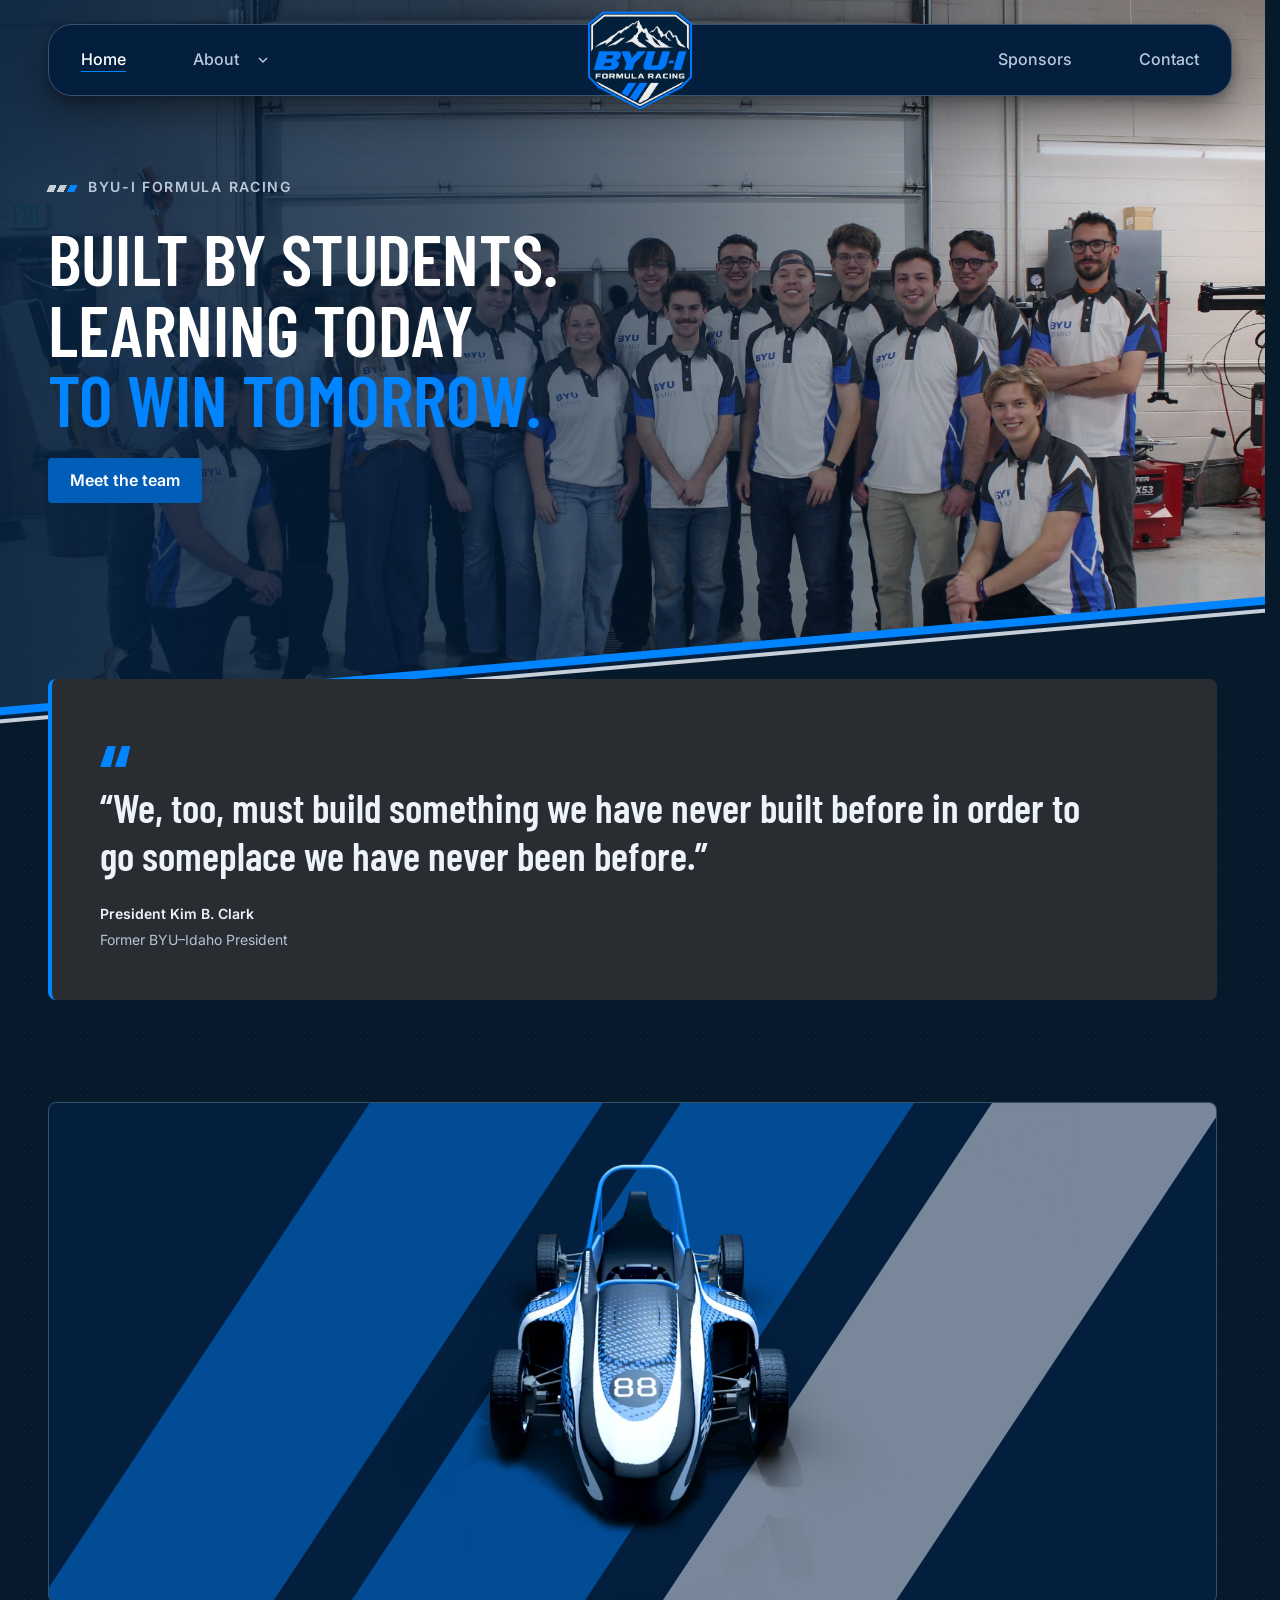
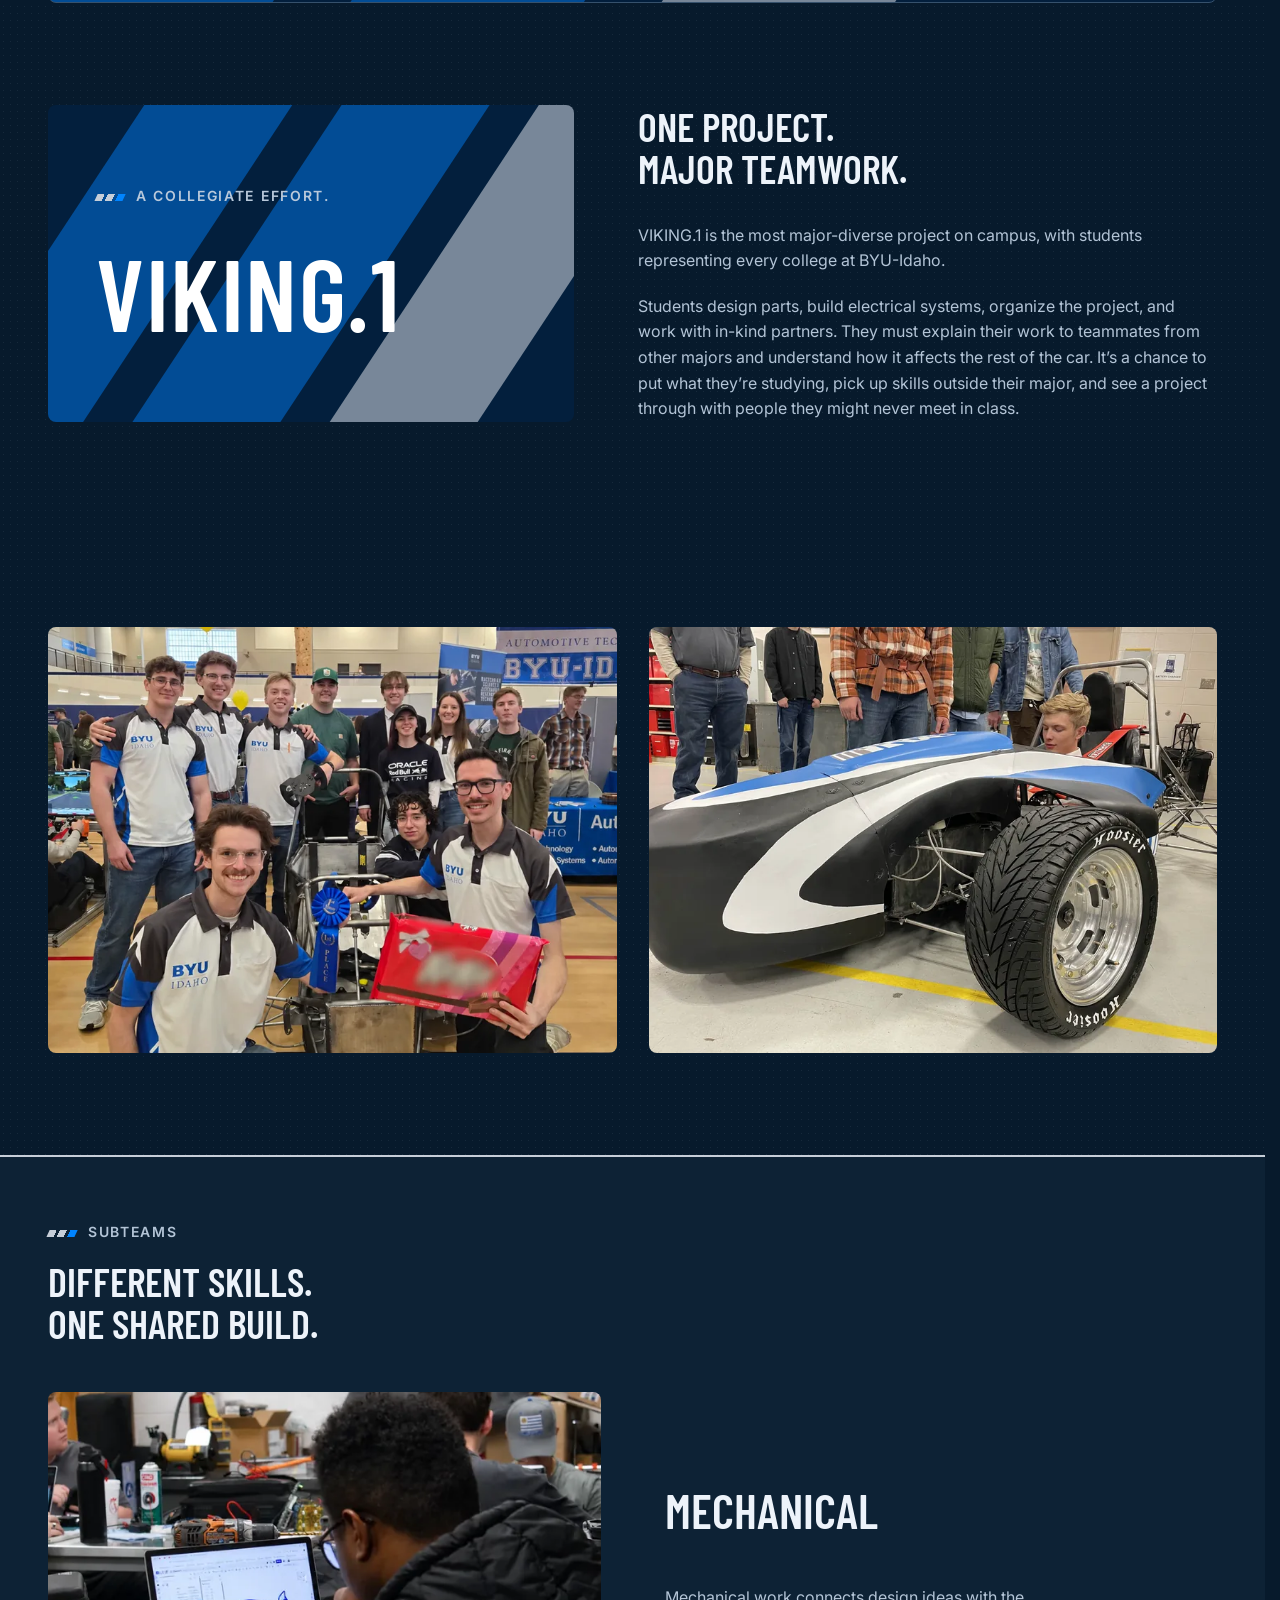
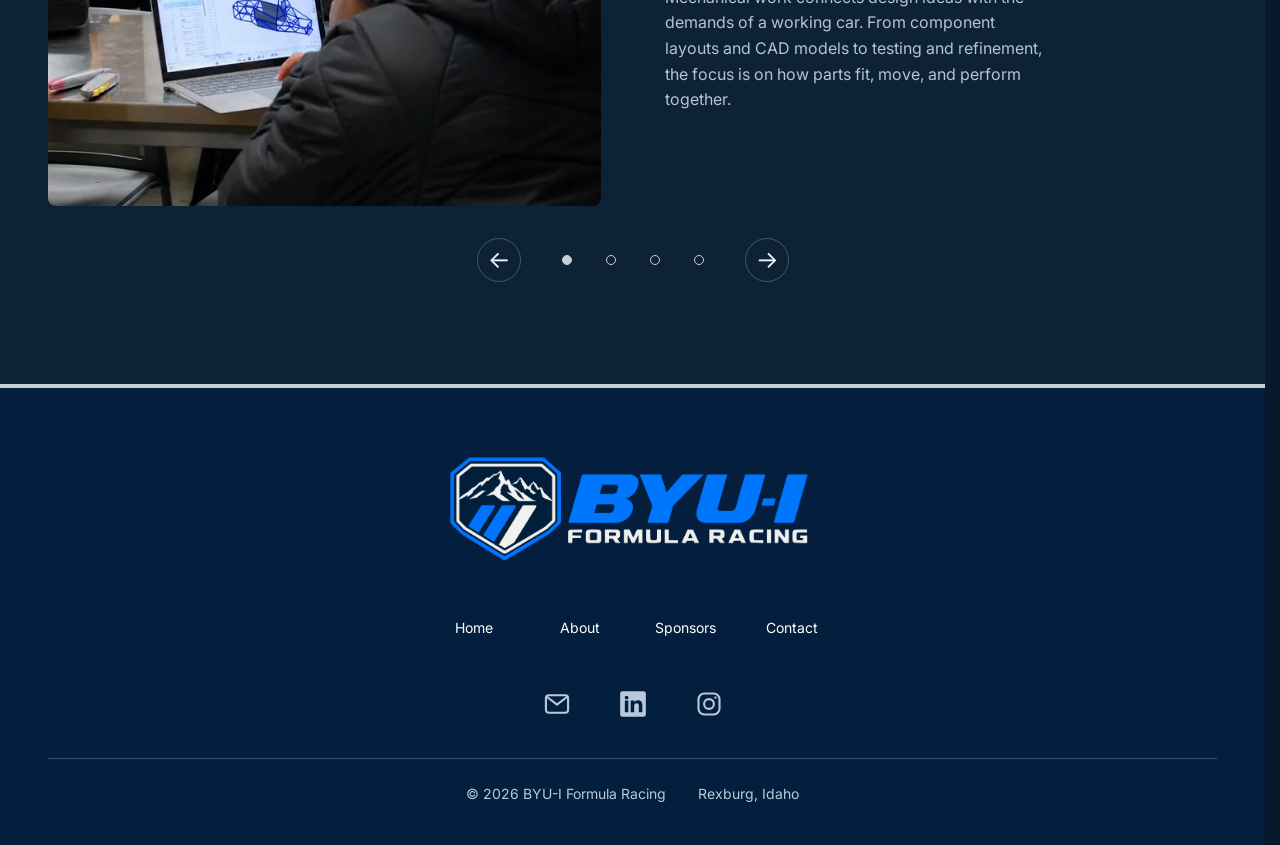
<file: index.html>
<!doctype html>
<html lang="en">
<head>
  <meta charset="utf-8">
  <meta name="viewport" content="width=device-width, initial-scale=1">
  <meta name="theme-color" content="#031f3d">
  <meta name="description" content="Meet BYU-I Formula Racing, the student engineering team behind the VIKING.1 electric formula project at BYU-Idaho.">
  <title>BYU-I Formula Racing | Built by students</title>
  <link rel="stylesheet" href="assets/css/tokens.css">
  <link rel="stylesheet" href="assets/css/site.css">
  <link rel="icon" type="image/png" sizes="32x32" href="assets/images/shared/favicon-32.png">
  <link rel="apple-touch-icon" href="assets/images/shared/apple-touch-icon.png">
  <script src="assets/js/config.js" defer></script>
  <script src="assets/js/site.js" defer></script>
  <script src="assets/js/subteams.js" defer></script>
</head>
<body data-page="home">
  <a class="skip-link" href="#main">Skip to content</a>
  <!-- Shared navigation is enhanced by site.js; these links also work without JS. -->
  <header class="site-header" data-site-header>
    <nav class="container fallback-nav" aria-label="Main navigation">
      <a href="./" aria-current="page">Home</a>
      <a href="about/">About</a>
      <a href="sponsors/">Sponsors</a>
      <a href="contact/">Contact</a>
    </nav>
  </header>
  <main id="main" tabindex="-1">
    <!-- HOME 01 / HERO -->
    <section class="hero home-hero" aria-labelledby="home-title">
      <div class="container">
        <div class="hero-copy">
          <span class="eyebrow">BYU-I Formula Racing</span>
          <h1 id="home-title">BUILT BY STUDENTS.<br>LEARNING TODAY<br><span class="accent">TO WIN TOMORROW.</span></h1>
          <a class="button" href="about/">Meet the team</a>
        </div>
      </div>
    </section>
    <!-- HOME / FEATURED QUOTE -->
    <figure class="container home-quote">
      <span class="home-quote-mark" aria-hidden="true">&ldquo;</span>
      <blockquote>
        <p>&ldquo;We, too, must build something we have never built before in order to go someplace we have never been before.&rdquo;</p>
      </blockquote>
      <figcaption>
        <span class="home-quote-author">President Kim B. Clark</span>
        <span>Former BYU&ndash;Idaho President</span>
      </figcaption>
    </figure>
    <section class="section photo-section" aria-label="The car in pictures">
      <div class="container photo-stack">
        <figure class="photo-figure photo-wide car-render" data-photo="car">
          <img class="team-photo" src="assets/images/home/optimized/formula-car-concept-1600.webp" srcset="assets/images/home/optimized/formula-car-concept-480.webp 480w, assets/images/home/optimized/formula-car-concept-800.webp 800w, assets/images/home/optimized/formula-car-concept-1200.webp 1200w, assets/images/home/optimized/formula-car-concept-1600.webp 1600w" sizes="auto, (max-width: 767px) calc(100vw - 2.5rem), (max-width: 1023px) calc(100vw - 3rem), (max-width: 1296px) calc(100vw - 6rem), 1200px" alt="Front view of a blue and white formula car concept render" width="1600" height="900" loading="lazy" decoding="async">
        </figure>
      </div>
    </section>
    <!-- HOME 02 / PROJECT -->
    <section class="section" id="the-team" aria-labelledby="car-heading">
      <div class="container car-grid">
        <div class="model-panel">
          <span class="eyebrow">A collegiate effort.</span>
          <span class="model-name">VIKING.1</span>
        </div>
        <div>
          <h2 id="car-heading">ONE PROJECT.<br>MAJOR TEAMWORK.</h2>
          <p class="muted">VIKING.1 is the most major-diverse project on campus, with students representing every college at BYU-Idaho.</p>
          <p class="muted">Students design parts, build electrical systems, organize the project, and work with in-kind partners. They must explain their work to teammates from other majors and understand how it affects the rest of the car. It’s a chance to put what they’re studying, pick up skills outside their major, and see a project through with people they might never meet in class.</p>
        </div>
      </div>
    </section>
    <section class="section photo-section" aria-label="Life in the workshop">
      <div class="container photo-grid">
        <figure class="photo-figure" data-photo="team">
          <img class="team-photo team-event-photo" src="assets/images/home/optimized/team-with-chassis-blurred-1085.webp" srcset="assets/images/home/optimized/team-with-chassis-blurred-480.webp 480w, assets/images/home/optimized/team-with-chassis-blurred-800.webp 800w, assets/images/home/optimized/team-with-chassis-blurred-1085.webp 1085w" sizes="auto, (max-width: 767px) calc(100vw - 2.5rem), (max-width: 1023px) calc(50vw - 2.5rem), (max-width: 1296px) calc(50vw - 4rem), 584px" alt="BYU-I Formula Racing team members gathered around a car chassis at an indoor event" width="1085" height="1449" loading="lazy" decoding="async">
        </figure>
        <figure class="photo-figure" data-photo="workshop">
          <img class="team-photo" src="assets/images/home/optimized/car-in-workshop-1600.webp" srcset="assets/images/home/optimized/car-in-workshop-480.webp 480w, assets/images/home/optimized/car-in-workshop-800.webp 800w, assets/images/home/optimized/car-in-workshop-1200.webp 1200w, assets/images/home/optimized/car-in-workshop-1600.webp 1600w" sizes="auto, (max-width: 767px) calc(100vw - 2.5rem), (max-width: 1023px) calc(50vw - 2.5rem), (max-width: 1296px) calc(50vw - 4rem), 584px" alt="A team member seated in the blue, white, and black formula car in the workshop" width="1600" height="1200" loading="lazy" decoding="async">
        </figure>
      </div>
    </section>
    <!-- HOME 03 / SUBTEAMS. Edit slide copy and photo keys here. -->
    <section class="section subteams-section" aria-labelledby="subteams-heading" data-subteams>
      <div class="container">
        <div class="section-heading">
          <div>
            <p class="eyebrow section-tag">Subteams</p>
            <h2 id="subteams-heading">DIFFERENT SKILLS.<br>ONE SHARED BUILD.</h2>
          </div>
        </div>
        <div class="subteam-slides" id="subteam-slides">
          <article class="subteam-slide" data-subteam-slide aria-labelledby="subteam-mechanical">
            <figure class="photo-figure" data-photo="fabrication">
              <img class="team-photo" src="assets/images/home/optimized/mechanical-chassis-cad-1580.webp" srcset="assets/images/home/optimized/mechanical-chassis-cad-480.webp 480w, assets/images/home/optimized/mechanical-chassis-cad-800.webp 800w, assets/images/home/optimized/mechanical-chassis-cad-1200.webp 1200w, assets/images/home/optimized/mechanical-chassis-cad-1580.webp 1580w" sizes="auto, (max-width: 767px) calc(100vw - 2.5rem), (max-width: 1023px) calc(50vw - 2.5rem), (max-width: 1296px) calc(50vw - 4rem), 584px" alt="A student reviews a formula-car chassis CAD model on a laptop in the workshop" width="1580" height="995" loading="lazy" decoding="async">
            </figure>
            <div class="subteam-copy">
              <h3 id="subteam-mechanical">MECHANICAL</h3>
              <p>Mechanical work connects design ideas with the demands of a working car. From component layouts and CAD models to testing and refinement, the focus is on how parts fit, move, and perform together.</p>
            </div>
          </article>
          <article class="subteam-slide" data-subteam-slide aria-labelledby="subteam-technical">
            <figure class="photo-figure">
              <img class="team-photo" src="assets/images/home/optimized/technical-workshop-grinding-1600.webp" srcset="assets/images/home/optimized/technical-workshop-grinding-480.webp 480w, assets/images/home/optimized/technical-workshop-grinding-800.webp 800w, assets/images/home/optimized/technical-workshop-grinding-1200.webp 1200w, assets/images/home/optimized/technical-workshop-grinding-1600.webp 1600w" sizes="auto, (max-width: 767px) calc(100vw - 2.5rem), (max-width: 1023px) calc(50vw - 2.5rem), (max-width: 1296px) calc(50vw - 4rem), 584px" alt="Two students wearing safety glasses work together as one uses an angle grinder on metal tubing in the workshop" width="1600" height="1040" loading="lazy" decoding="async">
            </figure>
            <div class="subteam-copy">
              <h3 id="subteam-technical">TECHNICAL</h3>
              <p>Technical work turns drawings and plans into physical systems. Fabrication, assembly, and careful inspection bring the build together, with attention to safe workshop practices, clear procedures, and the details that make parts work as intended.</p>
            </div>
          </article>
          <article class="subteam-slide" data-subteam-slide aria-labelledby="subteam-business">
            <figure class="photo-figure" data-photo="operations">
              <img class="team-photo" src="assets/images/home/optimized/business-team-planning-1600.webp" srcset="assets/images/home/optimized/business-team-planning-480.webp 480w, assets/images/home/optimized/business-team-planning-800.webp 800w, assets/images/home/optimized/business-team-planning-1200.webp 1200w, assets/images/home/optimized/business-team-planning-1600.webp 1600w" sizes="auto, (max-width: 767px) calc(100vw - 2.5rem), (max-width: 1023px) calc(50vw - 2.5rem), (max-width: 1296px) calc(50vw - 4rem), 584px" alt="Students discuss team structure and project planning at a workshop whiteboard" width="1600" height="1041" loading="lazy" decoding="async">
            </figure>
            <div class="subteam-copy">
              <h3 id="subteam-business">BUSINESS</h3>
              <p>Business work keeps the project organised and connected. Planning, documentation, outreach, and in-kind partnerships help coordinate the people and resources behind the build while sharing the team’s work with the wider community.</p>
            </div>
          </article>
          <article class="subteam-slide" data-subteam-slide aria-labelledby="subteam-electrical">
            <figure class="photo-figure" data-photo="controls">
              <img class="team-photo" src="assets/images/home/optimized/electrical-team-electronics-1376.webp" srcset="assets/images/home/optimized/electrical-team-electronics-480.webp 480w, assets/images/home/optimized/electrical-team-electronics-800.webp 800w, assets/images/home/optimized/electrical-team-electronics-1200.webp 1200w, assets/images/home/optimized/electrical-team-electronics-1376.webp 1376w" sizes="auto, (max-width: 767px) calc(100vw - 2.5rem), (max-width: 1023px) calc(50vw - 2.5rem), (max-width: 1296px) calc(50vw - 4rem), 584px" alt="Two students discuss electronic components at a workbench, with one holding a small circuit assembly" width="1376" height="1143" loading="lazy" decoding="async">
            </figure>
            <div class="subteam-copy">
              <h3 id="subteam-electrical">ELECTRICAL</h3>
              <p>Electrical work connects power, wiring, sensing, and control. Understanding how low- and high-voltage systems interact helps guide thoughtful integration, troubleshooting, and testing, with careful attention to safety and communication across the team.</p>
            </div>
          </article>
        </div>
        <div class="subteam-controls" data-subteam-controls hidden>
          <button class="slide-arrow" type="button" data-slide-prev aria-label="Previous subteam" aria-controls="subteam-slides"><span aria-hidden="true">&larr;</span></button>
          <div class="slide-selectors" aria-label="Choose a subteam">
            <button class="slide-dot" type="button" data-slide-to="0" aria-label="Show Mechanical" aria-controls="subteam-slides" aria-pressed="true"></button>
            <button class="slide-dot" type="button" data-slide-to="1" aria-label="Show Technical" aria-controls="subteam-slides" aria-pressed="false"></button>
            <button class="slide-dot" type="button" data-slide-to="2" aria-label="Show Business" aria-controls="subteam-slides" aria-pressed="false"></button>
            <button class="slide-dot" type="button" data-slide-to="3" aria-label="Show Electrical" aria-controls="subteam-slides" aria-pressed="false"></button>
          </div>
          <button class="slide-arrow" type="button" data-slide-next aria-label="Next subteam" aria-controls="subteam-slides"><span aria-hidden="true">&rarr;</span></button>
        </div>
        <p class="sr-only" data-slide-status role="status" aria-live="polite" aria-atomic="true"></p>
      </div>
    </section>
  </main>
  <footer class="site-footer" data-site-footer>
    <div class="container">
      <div class="footer-main">
        <a class="footer-logo" href="./"><img src="assets/images/shared/crest-horizontal.webp" alt="BYU-I Formula Racing home" width="1983" height="793" loading="lazy" decoding="async"></a>
        <nav class="footer-nav" aria-label="Footer navigation">
          <a href="./">Home</a>
          <a href="about/">About</a>
          <a href="sponsors/">Sponsors</a>
          <a href="contact/">Contact</a>
        </nav>
      </div>
      <div class="footer-contact" aria-label="Contact and social links">
        <a class="social-link" data-team-email href="mailto:saeformula@byui.edu" aria-label="Email saeformula@byui.edu" title="Email saeformula@byui.edu"><svg viewBox="0 0 24 24" aria-hidden="true" focusable="false" fill="none" stroke="currentColor" stroke-width="1.8" stroke-linecap="round" stroke-linejoin="round"><rect x="2.5" y="4.5" width="19" height="15" rx="2.5"/><path d="m3.5 6 8.5 6.5L20.5 6"/></svg></a>
        <a class="social-link" data-social="linkedin" href="https://www.linkedin.com/company/byu-i-formula-racing/" aria-label="BYU-I Formula Racing on LinkedIn" title="BYU-I Formula Racing on LinkedIn"><svg viewBox="0 0 24 24" aria-hidden="true" focusable="false"><rect x="1" y="1" width="22" height="22" rx="2" fill="currentColor"/><g fill="#031f3d"><circle cx="6.5" cy="6.5" r="1.6"/><path d="M5 9h3v10H5zm5 0h3v1.4c.7-1.1 1.8-1.7 3.2-1.7 3 0 3.8 1.9 3.8 4.7V19h-3v-5c0-1.4-.1-2.6-1.8-2.6-1.8 0-2.2 1.4-2.2 2.7V19h-3z"/></g></svg></a>
        <a class="social-link" data-social="instagram" href="https://www.instagram.com/byui.formula.racing/" aria-label="BYU-I Formula Racing on Instagram" title="BYU-I Formula Racing on Instagram"><svg viewBox="0 0 24 24" aria-hidden="true" focusable="false" fill="none" stroke="currentColor" stroke-width="1.8"><rect x="3" y="3" width="18" height="18" rx="5"/><circle cx="12" cy="12" r="4.2"/><circle cx="17.5" cy="6.5" r="1" fill="currentColor" stroke="none"/></svg></a>
      </div>
      <div class="footer-bottom">
        <p>Rexburg, Idaho</p>
      </div>
    </div>
  </footer>
</body>
</html>
</file>
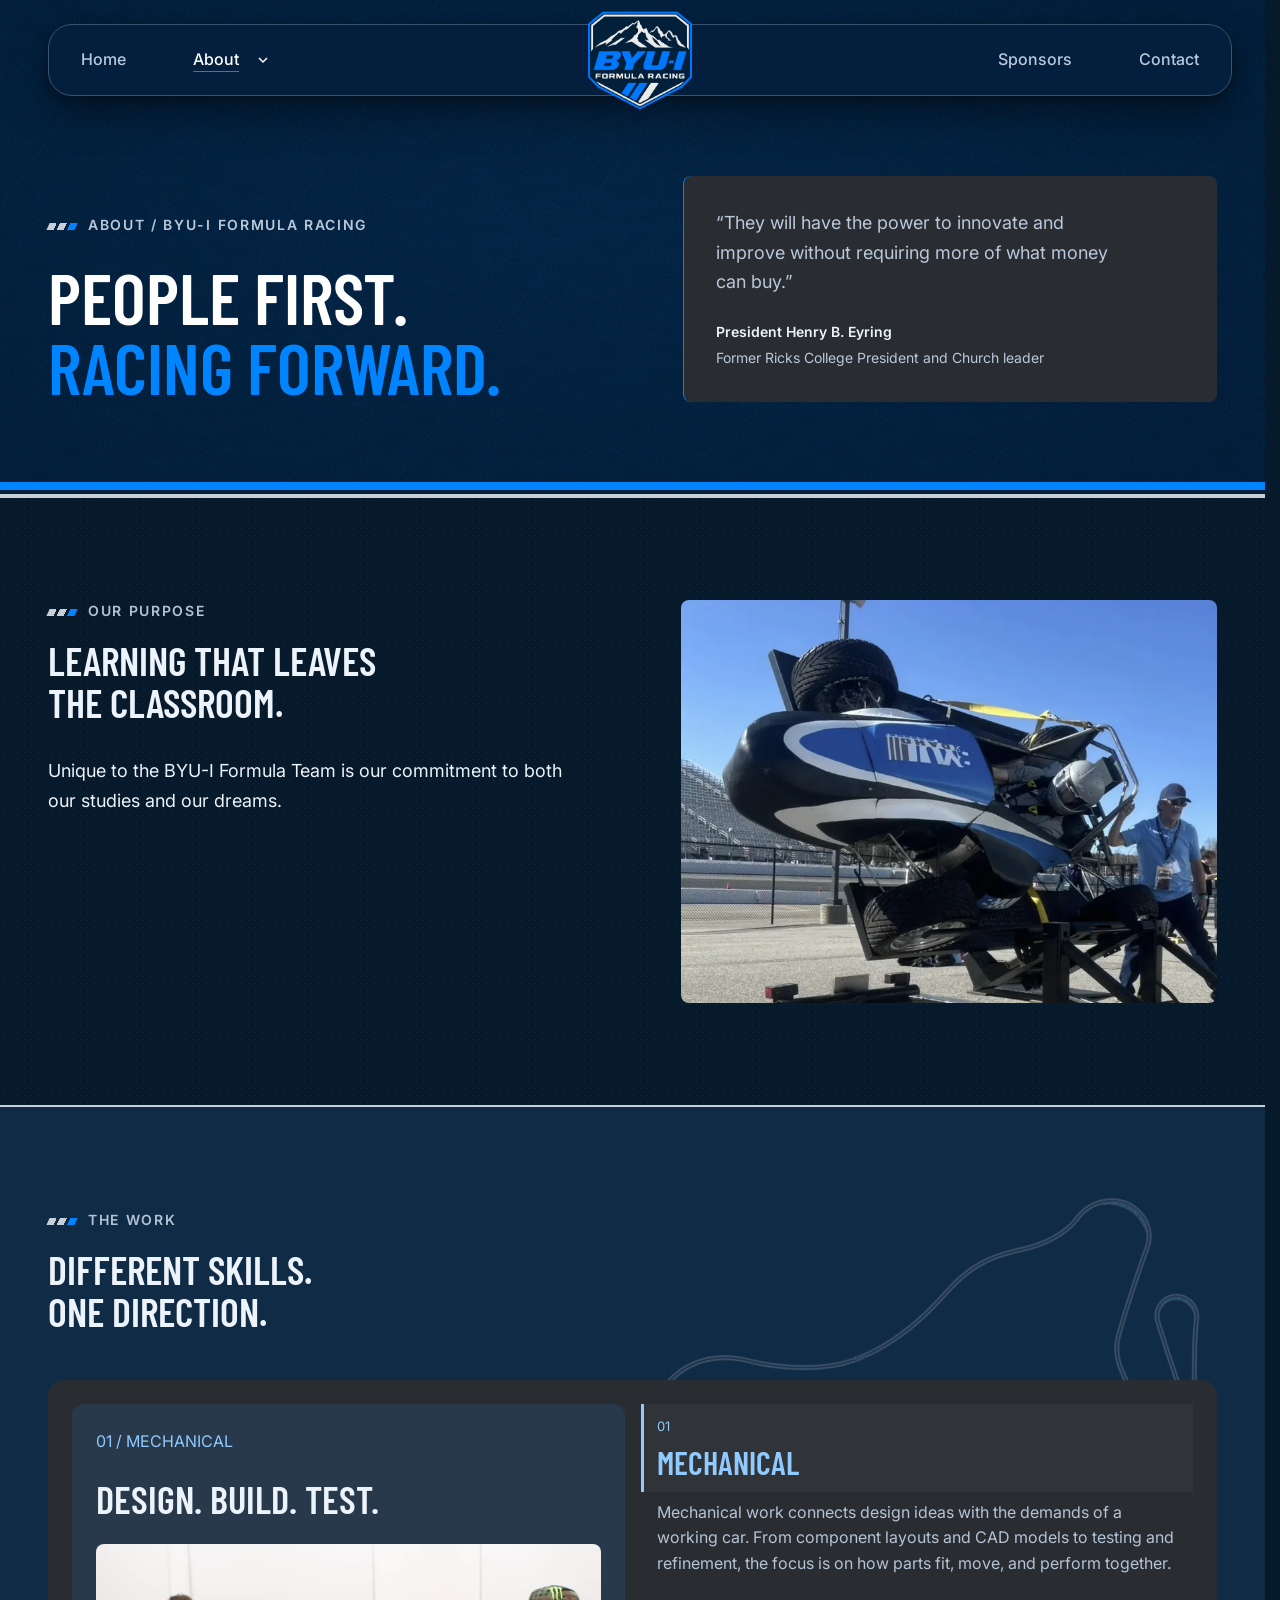
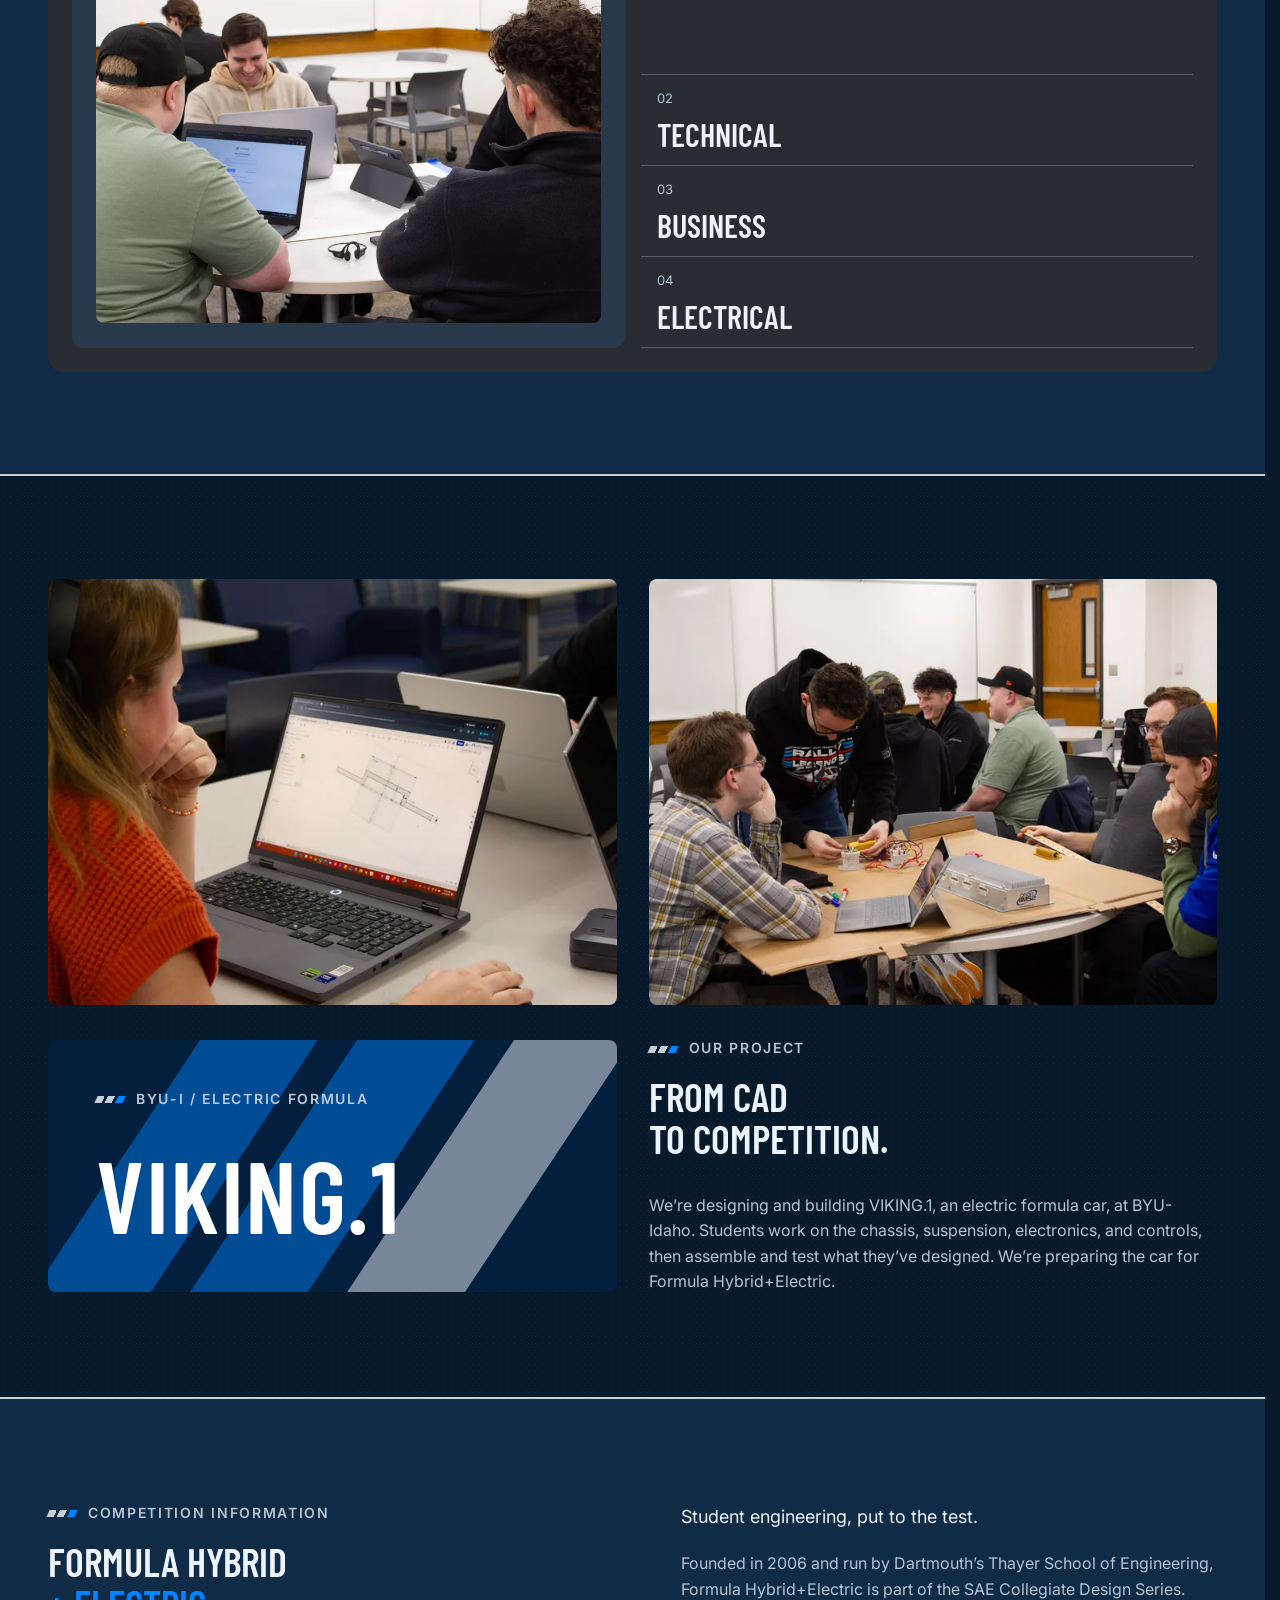
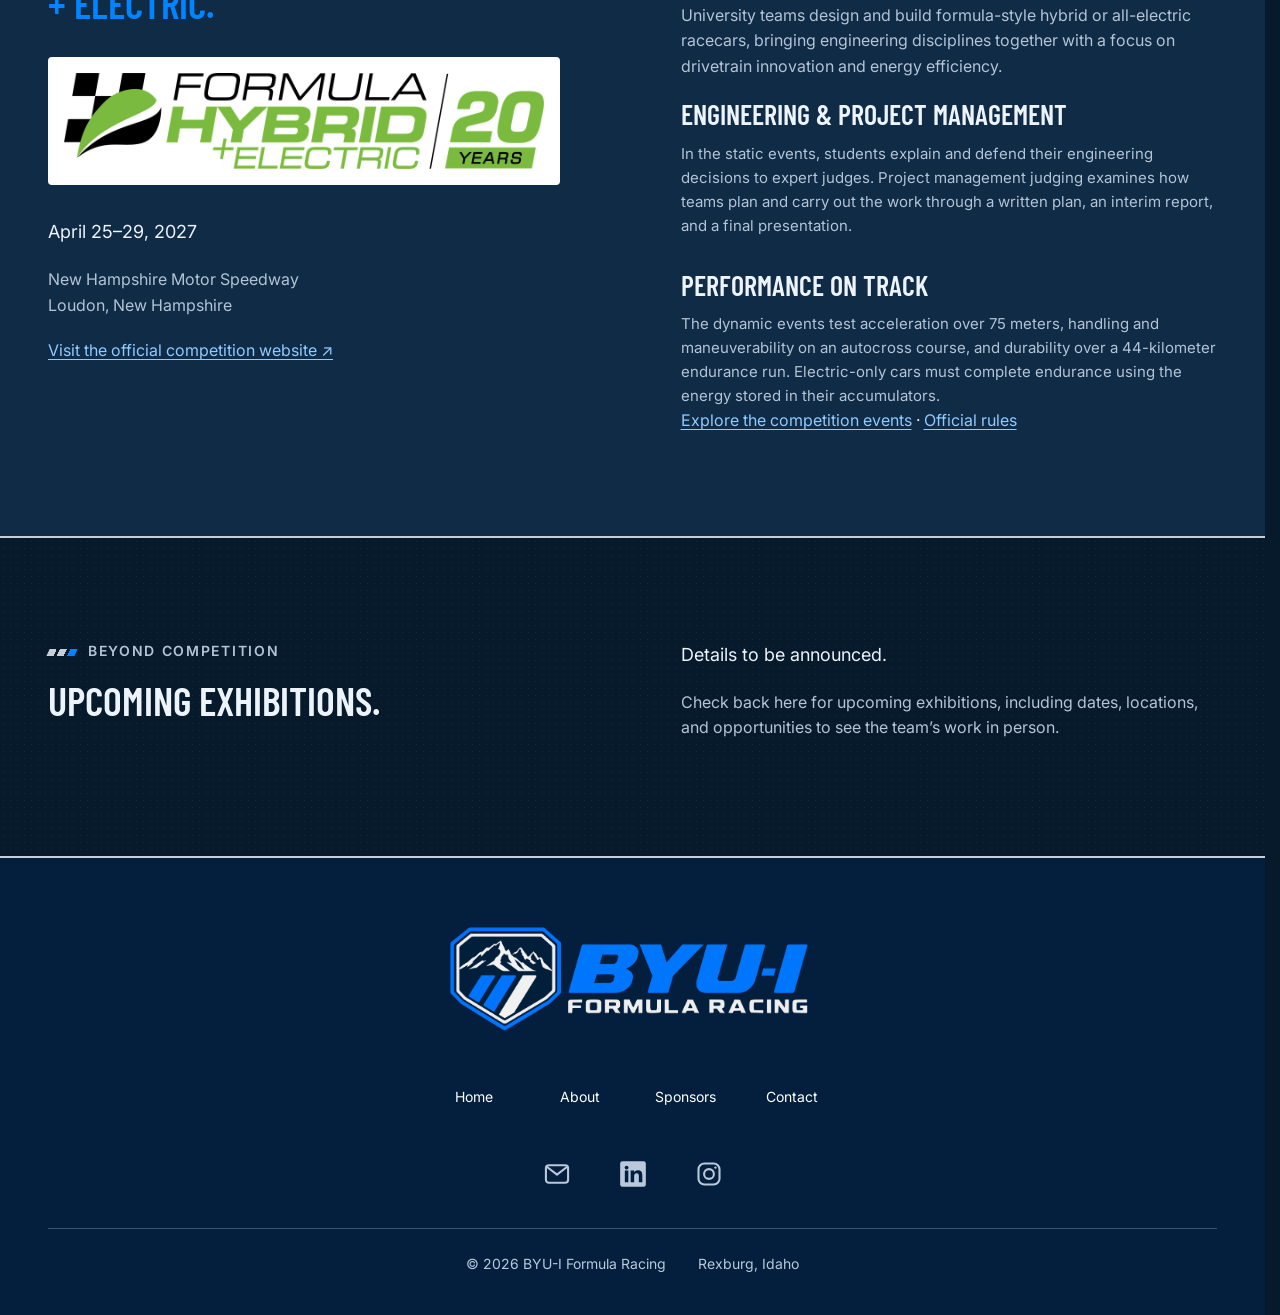
<file: about/index.html>
<!doctype html>
<html lang="en">
<head>
  <meta charset="utf-8">
  <meta name="viewport" content="width=device-width, initial-scale=1">
  <meta name="theme-color" content="#031f3d">
  <meta name="description" content="Learn about BYU-I Formula Racing, our student engineering mission, and the VIKING.1 electric formula project.">
  <title>About | BYU-I Formula Racing</title>
  <link rel="stylesheet" href="../assets/css/tokens.css">
  <link rel="stylesheet" href="../assets/css/site.css">
  <link rel="icon" type="image/png" sizes="32x32" href="../assets/images/shared/favicon-32.png">
  <link rel="apple-touch-icon" href="../assets/images/shared/apple-touch-icon.png">
  <script src="../assets/js/config.js" defer></script>
  <script src="../assets/js/site.js" defer></script>
  <script src="../assets/js/disciplines.js" defer></script>
</head>
<body id="top" data-page="about">
  <a class="skip-link" href="#main">Skip to content</a>
  <header class="site-header" data-site-header>
    <nav class="container fallback-nav" aria-label="Main navigation">
      <a href="../">Home</a>
      <a href="../about/" aria-current="page">About</a>
      <a href="../sponsors/">Sponsors</a>
      <a href="../contact/">Contact</a>
    </nav>
  </header>
  <main id="main" tabindex="-1">
    <!-- ABOUT 01 / MISSION -->
    <section class="hero page-hero" aria-labelledby="about-title">
      <div class="container hero-grid">
        <div class="hero-copy">
          <span class="eyebrow">About / BYU-I Formula Racing</span>
          <h1 id="about-title">PEOPLE FIRST.<br><span class="accent">RACING FORWARD.</span></h1>
        </div>
        <figure class="hero-aside hero-quote">
          <blockquote>
            <p class="lead">&ldquo;They will have the power to innovate and improve without requiring more of what money can buy.&rdquo;</p>
          </blockquote>
          <figcaption>
            <span class="quote-author">President Henry B. Eyring</span>
            <span>Former Ricks College President and Church leader</span>
          </figcaption>
        </figure>
      </div>
    </section>
    <section class="section" id="team-information" aria-labelledby="mission-heading">
      <div class="container split-section">
        <div>
          <p class="eyebrow section-tag">Our purpose</p>
          <h2 id="mission-heading">LEARNING THAT LEAVES<br>THE CLASSROOM.</h2>
          <p class="lead">Unique to the BYU-I Formula Team is our commitment to both our studies and our dreams.</p>
        </div>
        <figure class="photo-figure">
          <img class="team-photo" src="../assets/images/about/optimized/formula-car-tilt-test-1375.webp" srcset="../assets/images/about/optimized/formula-car-tilt-test-480.webp 480w, ../assets/images/about/optimized/formula-car-tilt-test-800.webp 800w, ../assets/images/about/optimized/formula-car-tilt-test-1200.webp 1200w, ../assets/images/about/optimized/formula-car-tilt-test-1375.webp 1375w" sizes="auto, (max-width: 767px) calc(100vw - 2.5rem), (max-width: 1023px) calc(50vw - 2.5rem), (max-width: 1296px) calc(50vw - 4rem), 584px" alt="A blue and white formula car tilted on a test platform with a helmeted driver strapped in" width="1375" height="1441" loading="lazy" decoding="async">
        </figure>
      </div>
    </section>
    <!-- ABOUT 02 / DISCIPLINES. These are areas of work, not a claimed roster. -->
    <section class="car-section" aria-labelledby="disciplines-heading">
      <div class="container">
        <div class="section-heading">
          <div>
            <p class="eyebrow section-tag">The work</p>
            <h2 id="disciplines-heading">DIFFERENT SKILLS.<br>ONE DIRECTION.</h2>
          </div>
          <img class="work-line-graphic" src="../assets/images/about/silver-racetrack-blueprint.png" alt="" width="1844" height="853" loading="lazy" decoding="async">
        </div>
        <div class="discipline-explorer" data-disciplines data-discipline-dropdown>
          <div class="discipline-controls" role="group" aria-label="Choose an area of work" hidden>
            <button class="discipline-button" type="button" aria-pressed="true" aria-controls="mechanical-panel">
              <span class="discipline-number">01</span><span class="discipline-name">MECHANICAL</span>
            </button>
            <button class="discipline-button" type="button" aria-pressed="false" aria-controls="technical-panel">
              <span class="discipline-number">02</span><span class="discipline-name">TECHNICAL</span>
            </button>
            <button class="discipline-button" type="button" aria-pressed="false" aria-controls="business-panel">
              <span class="discipline-number">03</span><span class="discipline-name">BUSINESS</span>
            </button>
            <button class="discipline-button" type="button" aria-pressed="false" aria-controls="electrical-panel">
              <span class="discipline-number">04</span><span class="discipline-name">ELECTRICAL</span>
            </button>
          </div>
          <!-- General descriptions of each area of work.
               Without JavaScript, all four areas remain visible in sequence. -->
          <div class="discipline-panel" data-discipline-panel>
            <div class="discipline-screen" id="mechanical-panel">
              <p class="discipline-label">01 / MECHANICAL</p>
              <h3>DESIGN. BUILD. TEST.</h3>
              <img class="team-photo" src="../assets/images/about/optimized/mechanical-design-team-1600.webp" srcset="../assets/images/about/optimized/mechanical-design-team-480.webp 480w, ../assets/images/about/optimized/mechanical-design-team-800.webp 800w, ../assets/images/about/optimized/mechanical-design-team-1200.webp 1200w, ../assets/images/about/optimized/mechanical-design-team-1600.webp 1600w" sizes="auto, (max-width: 767px) calc(100vw - 2.5rem), (max-width: 1023px) calc(100vw - 3rem), (max-width: 1296px) calc(100vw - 6rem), 1200px" alt="Four students working together on laptops and a tablet around a classroom table" width="1600" height="881" loading="lazy" decoding="async">
            </div>
            <p class="discipline-copy">Mechanical work connects design ideas with the demands of a working car. From component layouts and CAD models to testing and refinement, the focus is on how parts fit, move, and perform together.</p>
          </div>
          <div class="discipline-panel" data-discipline-panel>
            <div class="discipline-screen" id="technical-panel">
              <p class="discipline-label">02 / TECHNICAL</p>
              <h3>MAKE IDEAS REAL.</h3>
              <img class="team-photo" src="../assets/images/about/optimized/chassis-welding-1600.webp" srcset="../assets/images/about/optimized/chassis-welding-480.webp 480w, ../assets/images/about/optimized/chassis-welding-800.webp 800w, ../assets/images/about/optimized/chassis-welding-1200.webp 1200w, ../assets/images/about/optimized/chassis-welding-1600.webp 1600w" sizes="auto, (max-width: 767px) calc(100vw - 2.5rem), (max-width: 1023px) calc(100vw - 3rem), (max-width: 1296px) calc(100vw - 6rem), 1200px" alt="A student welding a formula-car chassis in the workshop as sparks fly from the frame" width="1600" height="810" loading="lazy" decoding="async">
            </div>
            <p class="discipline-copy">Technical work turns drawings and plans into physical systems. Fabrication, assembly, and careful inspection bring the build together, with attention to safe workshop practices, clear procedures, and the details that make parts work as intended.</p>
          </div>
          <div class="discipline-panel" data-discipline-panel>
            <div class="discipline-screen" id="business-panel">
              <p class="discipline-label">03 / BUSINESS</p>
              <h3>PLAN. CONNECT. GROW.</h3>
              <img class="team-photo" src="../assets/images/about/optimized/business-laptop-blurred-1531.webp" srcset="../assets/images/about/optimized/business-laptop-blurred-480.webp 480w, ../assets/images/about/optimized/business-laptop-blurred-800.webp 800w, ../assets/images/about/optimized/business-laptop-blurred-1200.webp 1200w, ../assets/images/about/optimized/business-laptop-blurred-1531.webp 1531w" sizes="auto, (max-width: 767px) calc(100vw - 2.5rem), (max-width: 1023px) calc(100vw - 3rem), (max-width: 1296px) calc(100vw - 6rem), 1200px" alt="Two students reviewing a laptop together in the workshop" width="1531" height="1027" loading="lazy" decoding="async">
            </div>
            <p class="discipline-copy">Business work keeps the project organised and connected. Planning, documentation, outreach, and in-kind partnerships help coordinate the people and resources behind the build while sharing the team’s work with the wider community.</p>
          </div>
          <div class="discipline-panel" data-discipline-panel>
            <div class="discipline-screen" id="electrical-panel">
              <p class="discipline-label">04 / ELECTRICAL</p>
              <h3>POWER THE PROJECT.</h3>
              <img class="team-photo" src="../assets/images/about/optimized/electrical-workbench-1039.webp" srcset="../assets/images/about/optimized/electrical-workbench-480.webp 480w, ../assets/images/about/optimized/electrical-workbench-800.webp 800w, ../assets/images/about/optimized/electrical-workbench-1039.webp 1039w" sizes="auto, (max-width: 767px) calc(100vw - 2.5rem), (max-width: 1023px) calc(100vw - 3rem), (max-width: 1296px) calc(100vw - 6rem), 1200px" alt="Three students examining wiring and electrical components on a worktable" width="1039" height="723" loading="lazy" decoding="async">
            </div>
            <p class="discipline-copy">Electrical work connects power, wiring, sensing, and control. Understanding how low- and high-voltage systems interact helps guide thoughtful integration, troubleshooting, and testing, with careful attention to safety and communication across the team.</p>
          </div>
          <p class="sr-only" data-discipline-status role="status"></p>
        </div>
      </div>
    </section>
    <!-- ABOUT 03 / PROJECT. Add confirmed milestones or measured data later. -->
    <section class="section" id="our-project" aria-labelledby="project-heading">
      <div class="container photo-grid project-grid">
        <figure class="photo-figure" data-photo="fabrication">
          <img class="team-photo" src="../assets/images/about/optimized/student-cad-design-1600.webp" srcset="../assets/images/about/optimized/student-cad-design-480.webp 480w, ../assets/images/about/optimized/student-cad-design-800.webp 800w, ../assets/images/about/optimized/student-cad-design-1200.webp 1200w, ../assets/images/about/optimized/student-cad-design-1600.webp 1600w" sizes="auto, (max-width: 767px) calc(100vw - 2.5rem), (max-width: 1023px) calc(50vw - 2.5rem), (max-width: 1296px) calc(50vw - 4rem), 584px" alt="A student working on a CAD drawing on a laptop" width="1600" height="1063" loading="lazy" decoding="async">
        </figure>
        <figure class="photo-figure" data-photo="controls">
          <img class="team-photo" src="../assets/images/about/optimized/students-reviewing-textbook-1600.webp" srcset="../assets/images/about/optimized/students-reviewing-textbook-480.webp 480w, ../assets/images/about/optimized/students-reviewing-textbook-800.webp 800w, ../assets/images/about/optimized/students-reviewing-textbook-1200.webp 1200w, ../assets/images/about/optimized/students-reviewing-textbook-1600.webp 1600w" sizes="auto, (max-width: 767px) calc(100vw - 2.5rem), (max-width: 1023px) calc(50vw - 2.5rem), (max-width: 1296px) calc(50vw - 4rem), 584px" alt="Three students reviewing an open textbook together at a worktable" width="1600" height="1061" loading="lazy" decoding="async">
        </figure>
        <div class="model-panel">
          <span class="eyebrow">BYU-I / Electric formula</span>
          <span class="model-name">VIKING.1</span>
        </div>
        <div>
          <p class="eyebrow section-tag">Our project</p>
          <h2 id="project-heading">FROM CAD<br>TO COMPETITION.</h2>
          <p class="muted">We’re designing and building VIKING.1, an electric formula car, at BYU-Idaho. Students work on the chassis, suspension, electronics, and controls, then assemble and test what they’ve designed. We’re preparing the car for Formula Hybrid+Electric.</p>
        </div>
      </div>
    </section>
    <!-- ABOUT 04 / COMPETITION. Source: formula-hybrid.org and /challenges/, verified October 22, 2026. -->
    <section class="car-section" id="competition-information" aria-labelledby="competition-heading">
      <div class="container split-section">
        <div>
          <p class="eyebrow section-tag">Competition information</p>
          <h2 id="competition-heading">FORMULA HYBRID<br><span class="accent">+ ELECTRIC.</span></h2>
          <a class="competition-logo" href="https://www.formula-hybrid.org/">
            <img src="../assets/images/about/formula-hybrid-electric-logo.png" alt="Formula Hybrid+Electric — 20 years" width="1080" height="216" loading="lazy" decoding="async">
          </a>
          <p class="lead">April 25–29, 2027</p>
          <p class="muted">New Hampshire Motor Speedway<br>Loudon, New Hampshire</p>
          <a href="https://www.formula-hybrid.org/">Visit the official competition website <span aria-hidden="true">↗</span></a>
        </div>
        <div>
          <p class="lead">Student engineering, put to the test.</p>
          <p class="muted">Founded in 2006 and run by Dartmouth’s Thayer School of Engineering, Formula Hybrid+Electric is part of the SAE Collegiate Design Series. University teams design and build formula-style hybrid or all-electric racecars, bringing engineering disciplines together with a focus on drivetrain innovation and energy efficiency.</p>
          <ul class="steps">
            <li>
              <h3>ENGINEERING &amp; PROJECT MANAGEMENT</h3>
              <p>In the static events, students explain and defend their engineering decisions to expert judges. Project management judging examines how teams plan and carry out the work through a written plan, an interim report, and a final presentation.</p>
            </li>
            <li>
              <h3>PERFORMANCE ON TRACK</h3>
              <p>The dynamic events test acceleration over 75 meters, handling and maneuverability on an autocross course, and durability over a 44-kilometer endurance run. Electric-only cars must complete endurance using the energy stored in their accumulators.</p>
            </li>
          </ul>
          <p><a href="https://www.formula-hybrid.org/challenges/">Explore the competition events</a> · <a href="https://www.formula-hybrid.org/rules/">Official rules</a></p>
        </div>
      </div>
    </section>
    <!-- ABOUT 05 / EXHIBITIONS. Add dates and locations once confirmed. -->
    <section class="section" id="upcoming-exhibitions" aria-labelledby="exhibitions-heading">
      <div class="container split-section">
        <div>
          <p class="eyebrow section-tag">Beyond competition</p>
          <h2 id="exhibitions-heading">UPCOMING EXHIBITIONS.</h2>
        </div>
        <div>
          <p class="lead">Details to be announced.</p>
          <p class="muted">Check back here for upcoming exhibitions, including dates, locations, and opportunities to see the team’s work in person.</p>
        </div>
      </div>
    </section>
  </main>
  <footer class="site-footer" data-site-footer>
    <div class="container">
      <div class="footer-main">
        <a class="footer-logo" href="../"><img src="../assets/images/shared/crest-horizontal.webp" alt="BYU-I Formula Racing home" width="1983" height="793" loading="lazy" decoding="async"></a>
        <nav class="footer-nav" aria-label="Footer navigation">
          <a href="../">Home</a>
          <a href="../about/">About</a>
          <a href="../sponsors/">Sponsors</a>
          <a href="../contact/">Contact</a>
        </nav>
      </div>
      <div class="footer-contact" aria-label="Contact and social links">
        <a class="social-link" data-team-email href="mailto:saeformula@byui.edu" aria-label="Email saeformula@byui.edu" title="Email saeformula@byui.edu"><svg viewBox="0 0 24 24" aria-hidden="true" focusable="false" fill="none" stroke="currentColor" stroke-width="1.8" stroke-linecap="round" stroke-linejoin="round"><rect x="2.5" y="4.5" width="19" height="15" rx="2.5"/><path d="m3.5 6 8.5 6.5L20.5 6"/></svg></a>
        <a class="social-link" data-social="linkedin" href="https://www.linkedin.com/company/byu-i-formula-racing/" aria-label="BYU-I Formula Racing on LinkedIn" title="BYU-I Formula Racing on LinkedIn"><svg viewBox="0 0 24 24" aria-hidden="true" focusable="false"><rect x="1" y="1" width="22" height="22" rx="2" fill="currentColor"/><g fill="#031f3d"><circle cx="6.5" cy="6.5" r="1.6"/><path d="M5 9h3v10H5zm5 0h3v1.4c.7-1.1 1.8-1.7 3.2-1.7 3 0 3.8 1.9 3.8 4.7V19h-3v-5c0-1.4-.1-2.6-1.8-2.6-1.8 0-2.2 1.4-2.2 2.7V19h-3z"/></g></svg></a>
        <a class="social-link" data-social="instagram" href="https://www.instagram.com/byui.formula.racing/" aria-label="BYU-I Formula Racing on Instagram" title="BYU-I Formula Racing on Instagram"><svg viewBox="0 0 24 24" aria-hidden="true" focusable="false" fill="none" stroke="currentColor" stroke-width="1.8"><rect x="3" y="3" width="18" height="18" rx="5"/><circle cx="12" cy="12" r="4.2"/><circle cx="17.5" cy="6.5" r="1" fill="currentColor" stroke="none"/></svg></a>
      </div>
      <div class="footer-bottom">
        <p>Rexburg, Idaho</p>
      </div>
    </div>
  </footer>
</body>
</html>
</file>
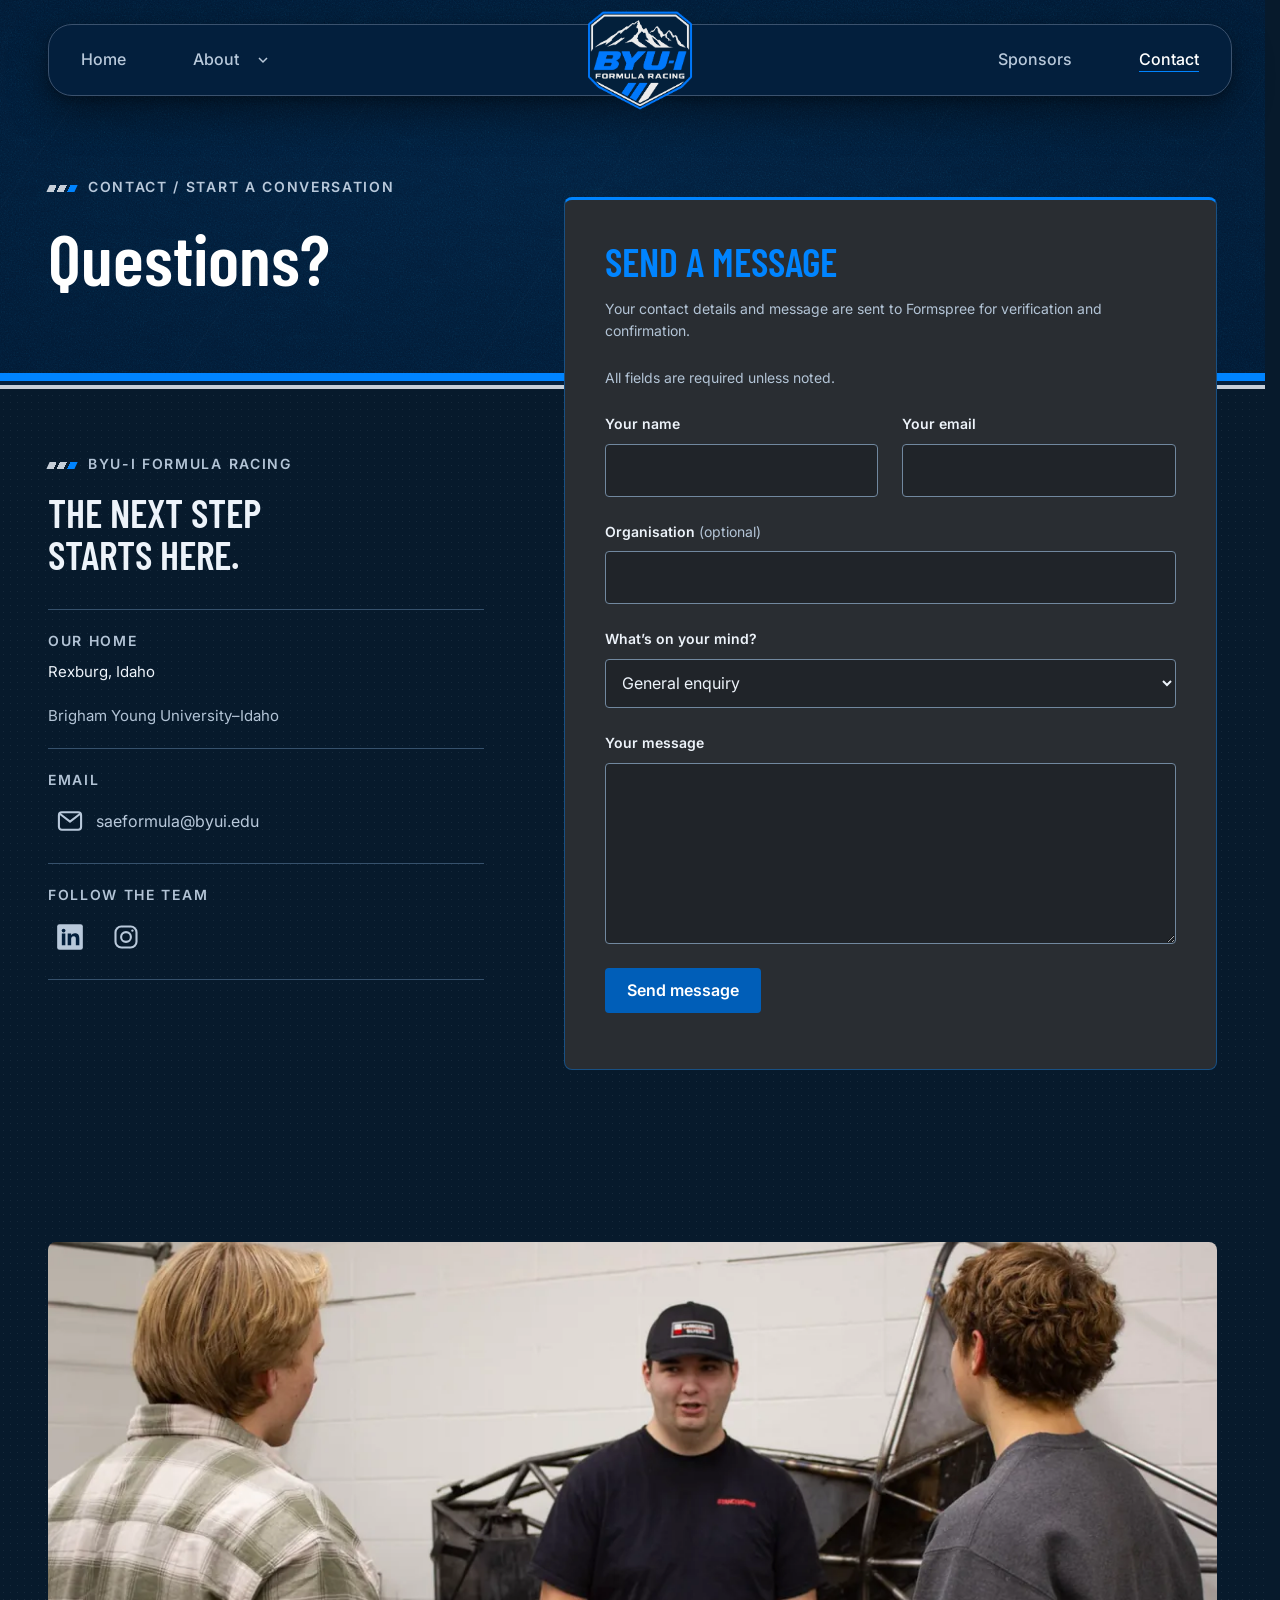
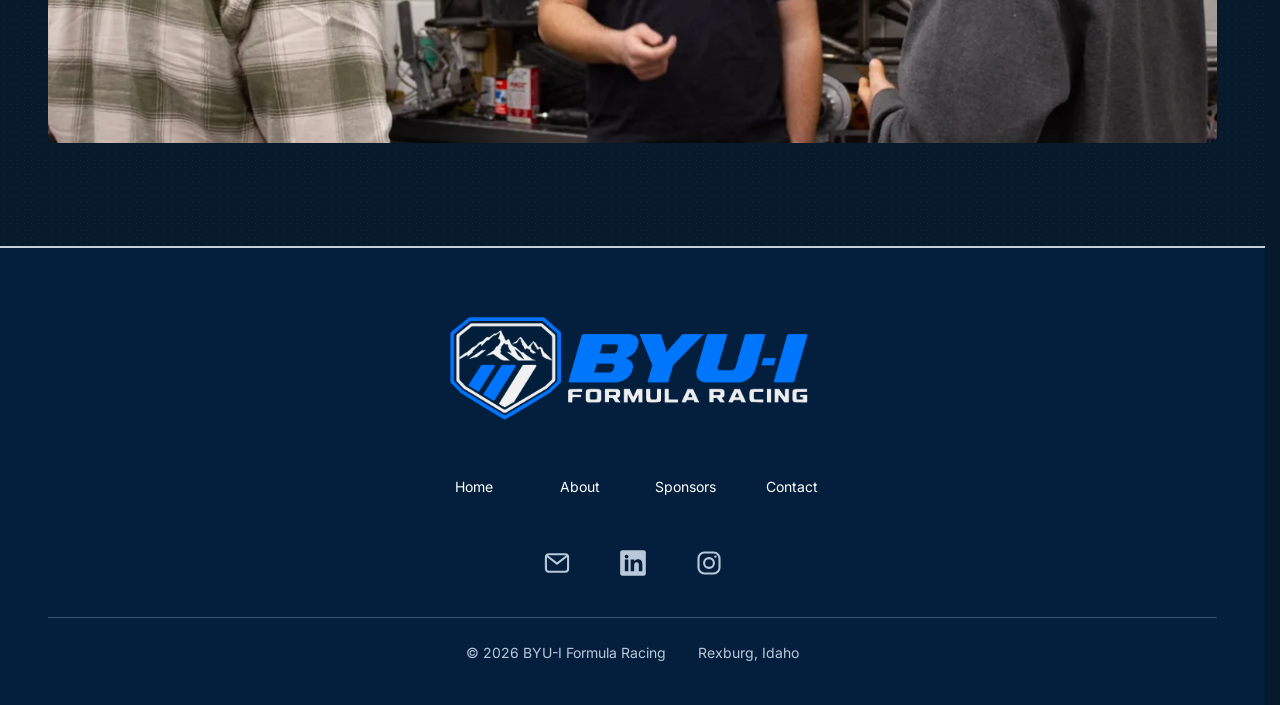
<file: contact/index.html>
<!doctype html>
<html lang="en">
<head>
  <meta charset="utf-8">
  <meta name="viewport" content="width=device-width, initial-scale=1">
  <meta name="theme-color" content="#031f3d">
  <meta name="description" content="Connect with BYU-I Formula Racing about in-kind sponsorship, student involvement, or technical collaboration.">
  <title>Contact | BYU-I Formula Racing</title>
  <link rel="stylesheet" href="../assets/css/tokens.css">
  <link rel="stylesheet" href="../assets/css/site.css">
  <link rel="icon" type="image/png" sizes="32x32" href="../assets/images/shared/favicon-32.png">
  <link rel="apple-touch-icon" href="../assets/images/shared/apple-touch-icon.png">
  <script src="../assets/js/config.js" defer></script>
  <script src="../assets/js/site.js" defer></script>
  <script src="../assets/js/contact.js" defer></script>
</head>
<body data-page="contact">
  <a class="skip-link" href="#main">Skip to content</a>
  <header class="site-header" data-site-header>
    <nav class="container fallback-nav" aria-label="Main navigation">
      <a href="../">Home</a>
      <a href="../about/">About</a>
      <a href="../sponsors/">Sponsors</a>
      <a href="../contact/" aria-current="page">Contact</a>
    </nav>
  </header>
  <main id="main" tabindex="-1">
    <!-- CONTACT 01 / INTRODUCTION -->
    <section class="hero page-hero contact-hero" aria-labelledby="contact-title">
      <div class="container hero-grid">
        <div class="hero-copy">
          <span class="eyebrow">Contact / Start a conversation</span>
          <h1 id="contact-title">Questions?</h1>
        </div>
      </div>
    </section>
    <section class="section contact-section" aria-labelledby="contact-heading">
      <div class="container contact-layout">
        <!-- CONTACT 02 / FORMSPREE CONTACT FORM.
             Keep the public Formspree endpoint in action and the email fallback current.
             contact.js adds validation; Formspree handles verification and results. -->
        <div class="contact-sheet">
          <noscript>
            <div class="note">
              Submitting this form opens Formspree for verification and confirmation.
            </div>
          </noscript>
          <div id="contact-interactive">
            <form class="contact-form" id="contact-form" action="https://formspree.io/f/xbgdbqjv" method="POST" aria-labelledby="form-heading" aria-describedby="contact-help">
              <h2 id="form-heading">SEND A MESSAGE</h2>
              <p class="form-help" id="contact-help">Your contact details and message are sent to Formspree for verification and confirmation.</p>
              <p class="form-help">All fields are required unless noted.</p>
              <input type="hidden" name="subject" value="BYU-I Formula Racing — Website enquiry">
              <div class="form-grid">
                <div class="field">
                  <label for="name">Your name</label>
                  <input id="name" name="name" autocomplete="name" required maxlength="100">
                </div>
                <div class="field">
                  <label for="email">Your email</label>
                  <input id="email" name="email" type="email" autocomplete="email" required maxlength="200">
                </div>
                <div class="field field-wide">
                  <label for="organisation">Organisation <span>(optional)</span></label>
                  <input id="organisation" name="organisation" autocomplete="organization" maxlength="150">
                </div>
                <div class="field field-wide">
                  <label for="topic">What’s on your mind?</label>
                  <select id="topic" name="topic" required><option>General enquiry</option><option>Sponsorship</option><option>Joining the team</option><option>Technical assistance</option></select>
                </div>
                <div class="field field-wide">
                  <label for="message">Your message</label>
                  <textarea id="message" name="message" rows="6" required maxlength="5000"></textarea>
                </div>
              </div>
              <div class="form-actions">
                <button class="button" type="submit">Send message</button>
              </div>
              <p class="form-status" id="form-status" role="status" aria-live="polite" aria-atomic="true" tabindex="-1"></p>
            </form>
          </div>
        </div>
        <div class="contact-info">
          <p class="eyebrow section-tag">BYU-I Formula Racing</p>
          <h2 id="contact-heading">THE NEXT STEP<br>STARTS HERE.</h2>
          <div class="contact-details">
            <div class="contact-detail">
              <span class="eyebrow">Our home</span>
              <p data-location>Rexburg, Idaho</p>
              <p class="muted small" data-institution>Brigham Young University–Idaho</p>
            </div>
            <div class="contact-detail">
              <span class="eyebrow">Email</span>
              <a id="contact-email" class="social-link email-link" data-team-email href="mailto:saeformula@byui.edu" aria-label="Email saeformula@byui.edu" title="Email saeformula@byui.edu"><svg viewBox="0 0 24 24" aria-hidden="true" focusable="false" fill="none" stroke="currentColor" stroke-width="1.8" stroke-linecap="round" stroke-linejoin="round"><rect x="2.5" y="4.5" width="19" height="15" rx="2.5"/><path d="m3.5 6 8.5 6.5L20.5 6"/></svg><span data-email-address>saeformula@byui.edu</span></a>
            </div>
            <div class="contact-detail">
              <span class="eyebrow">Follow the team</span>
              <div class="social-links">
                <a class="social-link" data-social="linkedin" href="https://www.linkedin.com/company/byu-i-formula-racing/" aria-label="BYU-I Formula Racing on LinkedIn" title="BYU-I Formula Racing on LinkedIn"><svg viewBox="0 0 24 24" aria-hidden="true" focusable="false"><rect x="1" y="1" width="22" height="22" rx="2" fill="currentColor"/><g fill="#031f3d"><circle cx="6.5" cy="6.5" r="1.6"/><path d="M5 9h3v10H5zm5 0h3v1.4c.7-1.1 1.8-1.7 3.2-1.7 3 0 3.8 1.9 3.8 4.7V19h-3v-5c0-1.4-.1-2.6-1.8-2.6-1.8 0-2.2 1.4-2.2 2.7V19h-3z"/></g></svg></a>
                <a class="social-link" data-social="instagram" href="https://www.instagram.com/byui.formula.racing/" aria-label="BYU-I Formula Racing on Instagram" title="BYU-I Formula Racing on Instagram"><svg viewBox="0 0 24 24" aria-hidden="true" focusable="false" fill="none" stroke="currentColor" stroke-width="1.8"><rect x="3" y="3" width="18" height="18" rx="5"/><circle cx="12" cy="12" r="4.2"/><circle cx="17.5" cy="6.5" r="1" fill="currentColor" stroke="none"/></svg></a>
              </div>
            </div>
          </div>
        </div>
      </div>
    </section>
    <section class="section photo-section" aria-label="Meet the team">
      <div class="container photo-stack">
        <figure class="photo-figure photo-wide" data-photo="team">
          <img class="team-photo" src="../assets/images/contact/optimized/team-workshop-discussion-1600.webp" srcset="../assets/images/contact/optimized/team-workshop-discussion-480.webp 480w, ../assets/images/contact/optimized/team-workshop-discussion-800.webp 800w, ../assets/images/contact/optimized/team-workshop-discussion-1200.webp 1200w, ../assets/images/contact/optimized/team-workshop-discussion-1600.webp 1600w" sizes="auto, (max-width: 767px) calc(100vw - 2.5rem), (max-width: 1023px) calc(100vw - 3rem), (max-width: 1296px) calc(100vw - 6rem), 1200px" alt="Three students talking beside a formula car chassis in the workshop" width="1600" height="922" loading="lazy" decoding="async">
        </figure>
      </div>
    </section>
  </main>
  <footer class="site-footer" data-site-footer>
    <div class="container">
      <div class="footer-main">
        <a class="footer-logo" href="../"><img src="../assets/images/shared/crest-horizontal.webp" alt="BYU-I Formula Racing home" width="1983" height="793" loading="lazy" decoding="async"></a>
        <nav class="footer-nav" aria-label="Footer navigation">
          <a href="../">Home</a>
          <a href="../about/">About</a>
          <a href="../sponsors/">Sponsors</a>
          <a href="../contact/">Contact</a>
        </nav>
      </div>
      <div class="footer-contact" aria-label="Contact and social links">
        <a class="social-link" data-team-email href="mailto:saeformula@byui.edu" aria-label="Email saeformula@byui.edu" title="Email saeformula@byui.edu"><svg viewBox="0 0 24 24" aria-hidden="true" focusable="false" fill="none" stroke="currentColor" stroke-width="1.8" stroke-linecap="round" stroke-linejoin="round"><rect x="2.5" y="4.5" width="19" height="15" rx="2.5"/><path d="m3.5 6 8.5 6.5L20.5 6"/></svg></a>
        <a class="social-link" data-social="linkedin" href="https://www.linkedin.com/company/byu-i-formula-racing/" aria-label="BYU-I Formula Racing on LinkedIn" title="BYU-I Formula Racing on LinkedIn"><svg viewBox="0 0 24 24" aria-hidden="true" focusable="false"><rect x="1" y="1" width="22" height="22" rx="2" fill="currentColor"/><g fill="#031f3d"><circle cx="6.5" cy="6.5" r="1.6"/><path d="M5 9h3v10H5zm5 0h3v1.4c.7-1.1 1.8-1.7 3.2-1.7 3 0 3.8 1.9 3.8 4.7V19h-3v-5c0-1.4-.1-2.6-1.8-2.6-1.8 0-2.2 1.4-2.2 2.7V19h-3z"/></g></svg></a>
        <a class="social-link" data-social="instagram" href="https://www.instagram.com/byui.formula.racing/" aria-label="BYU-I Formula Racing on Instagram" title="BYU-I Formula Racing on Instagram"><svg viewBox="0 0 24 24" aria-hidden="true" focusable="false" fill="none" stroke="currentColor" stroke-width="1.8"><rect x="3" y="3" width="18" height="18" rx="5"/><circle cx="12" cy="12" r="4.2"/><circle cx="17.5" cy="6.5" r="1" fill="currentColor" stroke="none"/></svg></a>
      </div>
      <div class="footer-bottom">
        <p>Rexburg, Idaho</p>
      </div>
    </div>
  </footer>
</body>
</html>
</file>
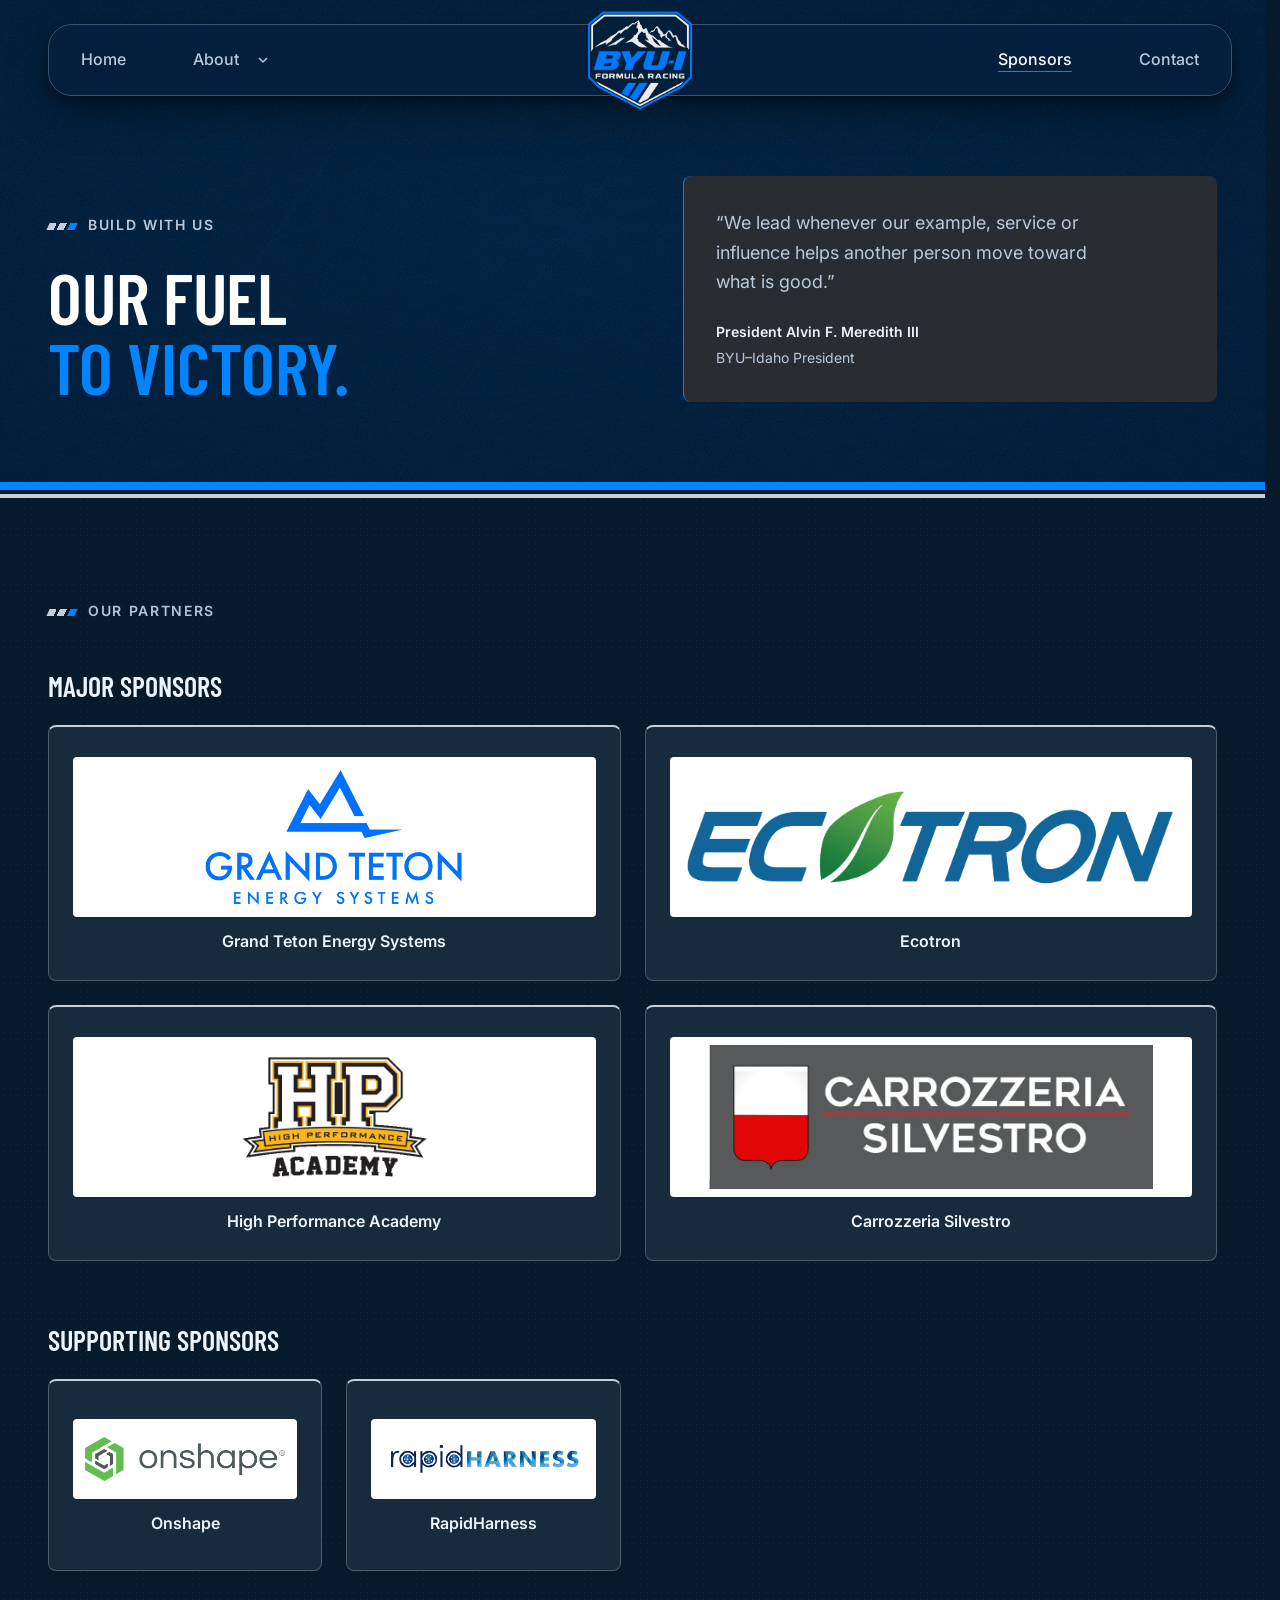
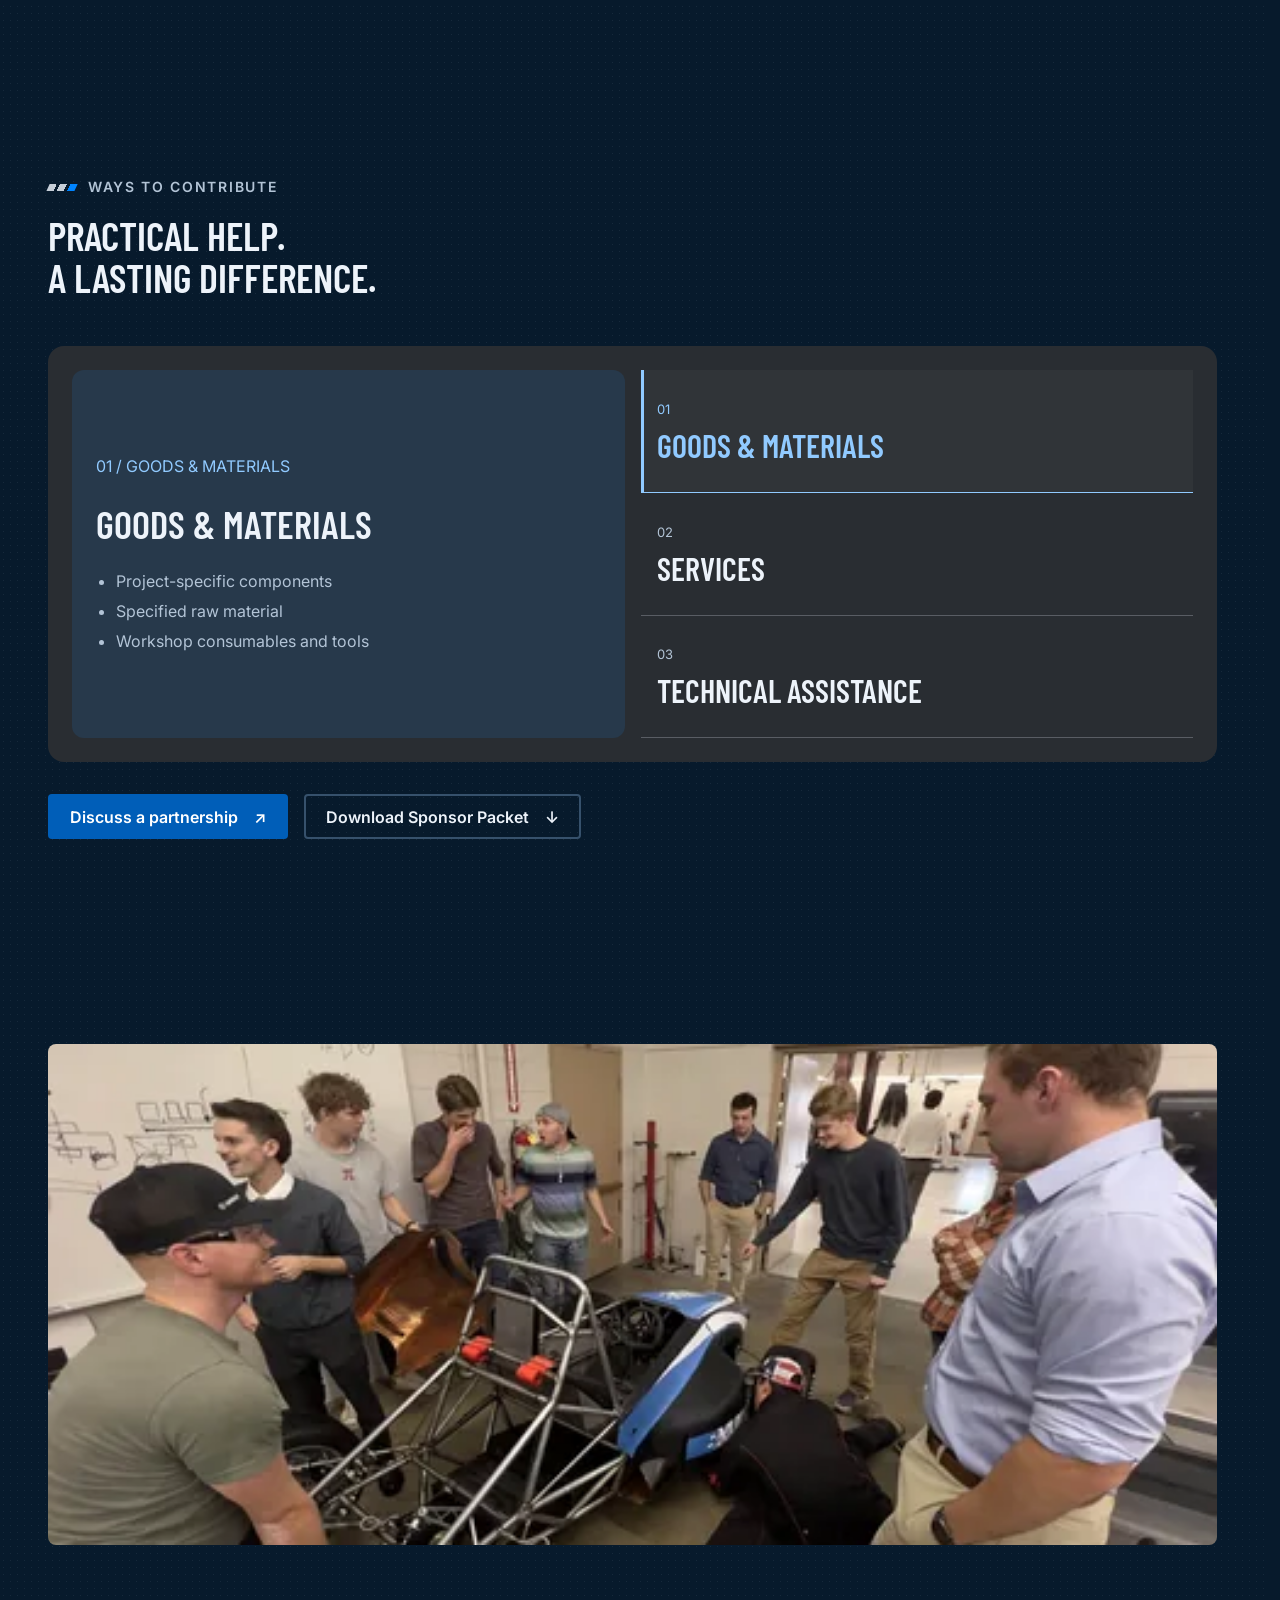
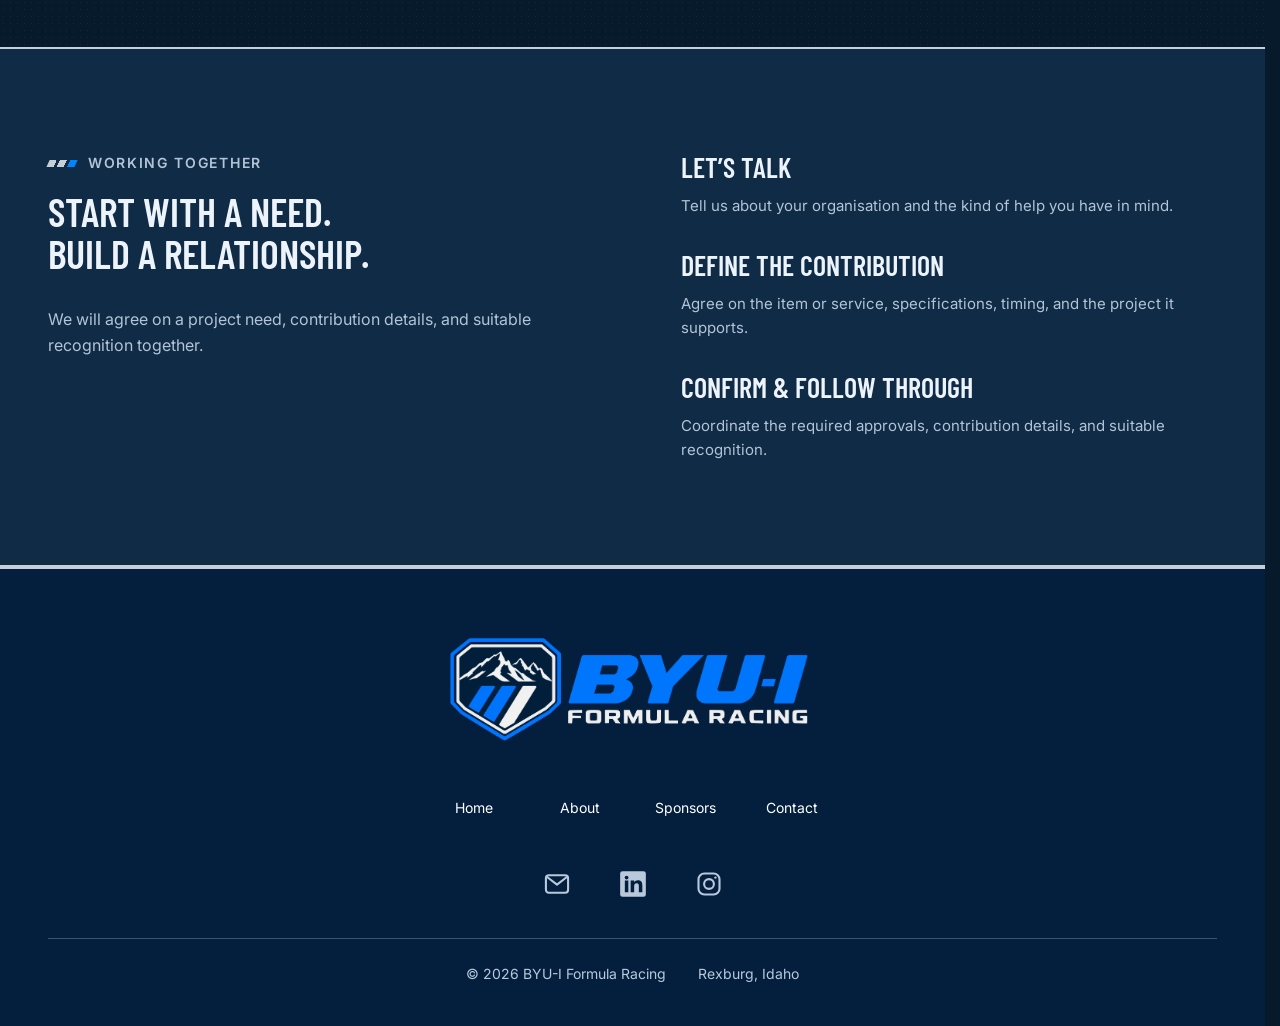
<file: sponsors/index.html>
<!doctype html>
<html lang="en">
<head>
  <meta charset="utf-8">
  <meta name="viewport" content="width=device-width, initial-scale=1">
  <meta name="theme-color" content="#031f3d">
  <meta name="description" content="Partner with BYU-I Formula Racing through in-kind goods, services, or technical assistance to support student engineering.">
  <title>Sponsors | BYU-I Formula Racing</title>
  <link rel="stylesheet" href="../assets/css/tokens.css">
  <link rel="stylesheet" href="../assets/css/site.css">
  <link rel="icon" type="image/png" sizes="32x32" href="../assets/images/shared/favicon-32.png">
  <link rel="apple-touch-icon" href="../assets/images/shared/apple-touch-icon.png">
  <script src="../assets/js/config.js" defer></script>
  <script src="../assets/js/site.js" defer></script>
  <script src="../assets/js/disciplines.js" defer></script>
</head>
<body data-page="sponsors">
  <a class="skip-link" href="#main">Skip to content</a>
  <header class="site-header" data-site-header>
    <nav class="container fallback-nav" aria-label="Main navigation">
      <a href="../">Home</a>
      <a href="../about/">About</a>
      <a href="../sponsors/" aria-current="page">Sponsors</a>
      <a href="../contact/">Contact</a>
    </nav>
  </header>
  <main id="main" tabindex="-1">
    <!-- SPONSORS 01 / INVITATION. All requests are for in-kind help. -->
    <section class="hero page-hero" aria-labelledby="sponsors-title">
      <div class="container hero-grid">
        <div class="hero-copy">
          <span class="eyebrow">Build with us</span>
          <h1 id="sponsors-title">OUR FUEL<br><span class="accent">TO VICTORY.</span></h1>
        </div>
        <figure class="hero-aside hero-quote">
          <blockquote>
            <p class="lead">&ldquo;We lead whenever our example, service or influence helps another person move toward what is good.&rdquo;</p>
          </blockquote>
          <figcaption>
            <span class="quote-author">President Alvin F. Meredith III</span>
            <span>BYU&ndash;Idaho President</span>
          </figcaption>
        </figure>
      </div>
    </section>
    <!-- Approved sponsors populate these grids through config.js. Empty slots are omitted. -->
    <section class="section sponsor-section" data-sponsor-section aria-labelledby="partners-heading">
      <div class="container">
        <div class="section-heading">
          <div>
            <p class="eyebrow section-tag" id="partners-heading">Our partners</p>
          </div>
        </div>
        <section class="sponsor-group" aria-labelledby="major-sponsors-heading">
          <h3 id="major-sponsors-heading">MAJOR SPONSORS</h3>
          <div class="sponsor-grid sponsor-grid-major" data-sponsor-grid="major">
          </div>
        </section>
        <section class="sponsor-group" aria-labelledby="supporting-sponsors-heading">
          <h3 id="supporting-sponsors-heading">SUPPORTING SPONSORS</h3>
          <div class="sponsor-grid sponsor-grid-supporting" data-sponsor-grid="supporting">
          </div>
        </section>
      </div>
    </section>
    <section class="section" id="ways-to-help" aria-labelledby="ways-heading">
      <div class="container">
        <div class="section-heading">
          <div>
            <p class="eyebrow section-tag">Ways to contribute</p>
            <h2 id="ways-heading">PRACTICAL HELP.<br>A LASTING DIFFERENCE.</h2>
          </div>
        </div>
        <!-- These are potential contribution categories. Confirm specific needs
             before turning them into a dated procurement or wish list. -->
        <div class="discipline-explorer" data-disciplines>
          <div class="discipline-controls" role="group" aria-label="Choose a way to contribute" hidden>
            <button class="discipline-button" type="button" aria-pressed="true" aria-controls="goods-panel">
              <span class="discipline-number">01</span><span class="discipline-name">GOODS &amp; MATERIALS</span>
            </button>
            <button class="discipline-button" type="button" aria-pressed="false" aria-controls="services-panel">
              <span class="discipline-number">02</span><span class="discipline-name">SERVICES</span>
            </button>
            <button class="discipline-button" type="button" aria-pressed="false" aria-controls="assistance-panel">
              <span class="discipline-number">03</span><span class="discipline-name">TECHNICAL ASSISTANCE</span>
            </button>
          </div>
          <!-- All contribution details remain visible without JavaScript. -->
          <div class="discipline-panel" data-discipline-panel>
            <div class="discipline-screen" id="goods-panel">
              <p class="discipline-label">01 / GOODS &amp; MATERIALS</p>
              <h3>GOODS &amp; MATERIALS</h3>
              <div class="discipline-copy">
                <ul>
                  <li>Project-specific components</li>
                  <li>Specified raw material</li>
                  <li>Workshop consumables and tools</li>
                </ul>
              </div>
            </div>
          </div>
          <div class="discipline-panel" data-discipline-panel>
            <div class="discipline-screen" id="services-panel">
              <p class="discipline-label">02 / SERVICES</p>
              <h3>SERVICES</h3>
              <div class="discipline-copy">
                <ul>
                  <li>Machining and fabrication</li>
                  <li>Specialist manufacturing processes</li>
                  <li>Inspection and testing services</li>
                </ul>
              </div>
            </div>
          </div>
          <div class="discipline-panel" data-discipline-panel>
            <div class="discipline-screen" id="assistance-panel">
              <p class="discipline-label">03 / TECHNICAL ASSISTANCE</p>
              <h3>TECHNICAL ASSISTANCE</h3>
              <div class="discipline-copy">
                <ul>
                  <li>Design reviews and mentoring</li>
                  <li>Software and application support</li>
                  <li>Testing and process guidance</li>
                </ul>
              </div>
            </div>
          </div>
          <p class="sr-only" data-discipline-status role="status"></p>
        </div>
        <div class="actions section-actions">
          <a class="button" href="../contact/?topic=sponsorship">Discuss a partnership <span aria-hidden="true">↗</span></a>
          <a class="button button-outline" data-sponsor-packet href="../assets/2026-2027%20BYUI-Formula-Racing-Sponsorship-Booklet.pdf" download>Download Sponsor Packet <span aria-hidden="true">↓</span></a>
        </div>
      </div>
    </section>
    <section class="section photo-section" aria-label="Support in the workshop">
      <div class="container photo-stack">
        <figure class="photo-figure photo-wide" data-photo="partnership">
          <img class="team-photo" src="../assets/images/sponsors/optimized/team-around-formula-car-1600.webp" srcset="../assets/images/sponsors/optimized/team-around-formula-car-480.webp 480w, ../assets/images/sponsors/optimized/team-around-formula-car-800.webp 800w, ../assets/images/sponsors/optimized/team-around-formula-car-1200.webp 1200w, ../assets/images/sponsors/optimized/team-around-formula-car-1600.webp 1600w" sizes="auto, (max-width: 767px) calc(100vw - 2.5rem), (max-width: 1023px) calc(100vw - 3rem), (max-width: 1296px) calc(100vw - 6rem), 1200px" alt="A group gathered around a blue and white formula car with an exposed chassis in the workshop" width="1600" height="900" loading="lazy" decoding="async">
        </figure>
      </div>
    </section>
    <!-- SPONSORS 02 / PROCESS. Keep recognition specific to each agreement. -->
    <section class="car-section" aria-labelledby="process-heading">
      <div class="container split-section">
        <div>
          <p class="eyebrow section-tag">Working together</p>
          <h2 id="process-heading">START WITH A NEED.<br>BUILD A RELATIONSHIP.</h2>
          <p class="muted">We will agree on a project need, contribution details, and suitable recognition together.</p>
        </div>
        <ol class="steps">
          <li>
            <h3>LET’S TALK</h3>
            <p>Tell us about your organisation and the kind of help you have in mind.</p>
          </li>
          <li>
            <h3>DEFINE THE CONTRIBUTION</h3>
            <p>Agree on the item or service, specifications, timing, and the project it supports.</p>
          </li>
          <li>
            <h3>CONFIRM &amp; FOLLOW THROUGH</h3>
            <p>Coordinate the required approvals, contribution details, and suitable recognition.</p>
          </li>
        </ol>
      </div>
    </section>
  </main>
  <footer class="site-footer" data-site-footer>
    <div class="container">
      <div class="footer-main">
        <a class="footer-logo" href="../"><img src="../assets/images/shared/crest-horizontal.webp" alt="BYU-I Formula Racing home" width="1983" height="793" loading="lazy" decoding="async"></a>
        <nav class="footer-nav" aria-label="Footer navigation">
          <a href="../">Home</a>
          <a href="../about/">About</a>
          <a href="../sponsors/">Sponsors</a>
          <a href="../contact/">Contact</a>
        </nav>
      </div>
      <div class="footer-contact" aria-label="Contact and social links">
        <a class="social-link" data-team-email href="mailto:saeformula@byui.edu" aria-label="Email saeformula@byui.edu" title="Email saeformula@byui.edu"><svg viewBox="0 0 24 24" aria-hidden="true" focusable="false" fill="none" stroke="currentColor" stroke-width="1.8" stroke-linecap="round" stroke-linejoin="round"><rect x="2.5" y="4.5" width="19" height="15" rx="2.5"/><path d="m3.5 6 8.5 6.5L20.5 6"/></svg></a>
        <a class="social-link" data-social="linkedin" href="https://www.linkedin.com/company/byu-i-formula-racing/" aria-label="BYU-I Formula Racing on LinkedIn" title="BYU-I Formula Racing on LinkedIn"><svg viewBox="0 0 24 24" aria-hidden="true" focusable="false"><rect x="1" y="1" width="22" height="22" rx="2" fill="currentColor"/><g fill="#031f3d"><circle cx="6.5" cy="6.5" r="1.6"/><path d="M5 9h3v10H5zm5 0h3v1.4c.7-1.1 1.8-1.7 3.2-1.7 3 0 3.8 1.9 3.8 4.7V19h-3v-5c0-1.4-.1-2.6-1.8-2.6-1.8 0-2.2 1.4-2.2 2.7V19h-3z"/></g></svg></a>
        <a class="social-link" data-social="instagram" href="https://www.instagram.com/byui.formula.racing/" aria-label="BYU-I Formula Racing on Instagram" title="BYU-I Formula Racing on Instagram"><svg viewBox="0 0 24 24" aria-hidden="true" focusable="false" fill="none" stroke="currentColor" stroke-width="1.8"><rect x="3" y="3" width="18" height="18" rx="5"/><circle cx="12" cy="12" r="4.2"/><circle cx="17.5" cy="6.5" r="1" fill="currentColor" stroke="none"/></svg></a>
      </div>
      <div class="footer-bottom">
        <p>Rexburg, Idaho</p>
      </div>
    </div>
  </footer>
</body>
</html>
</file>
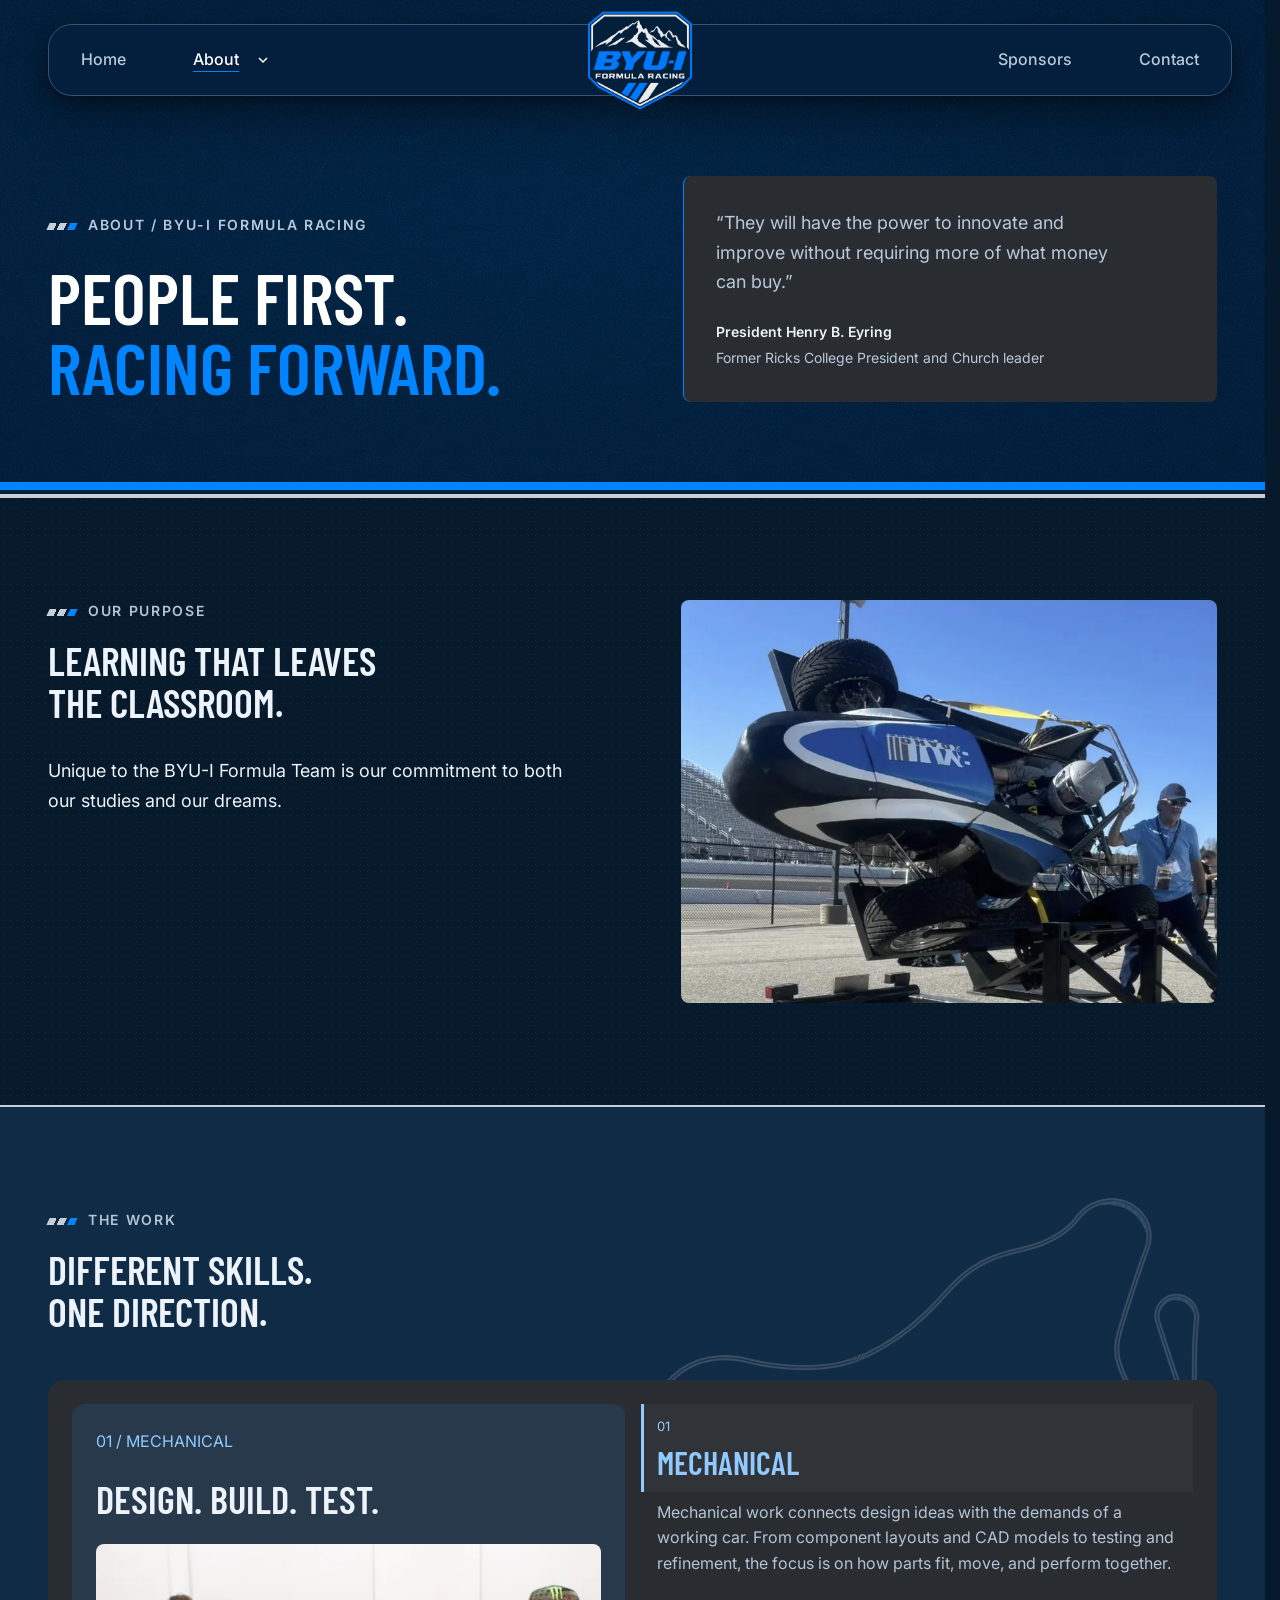
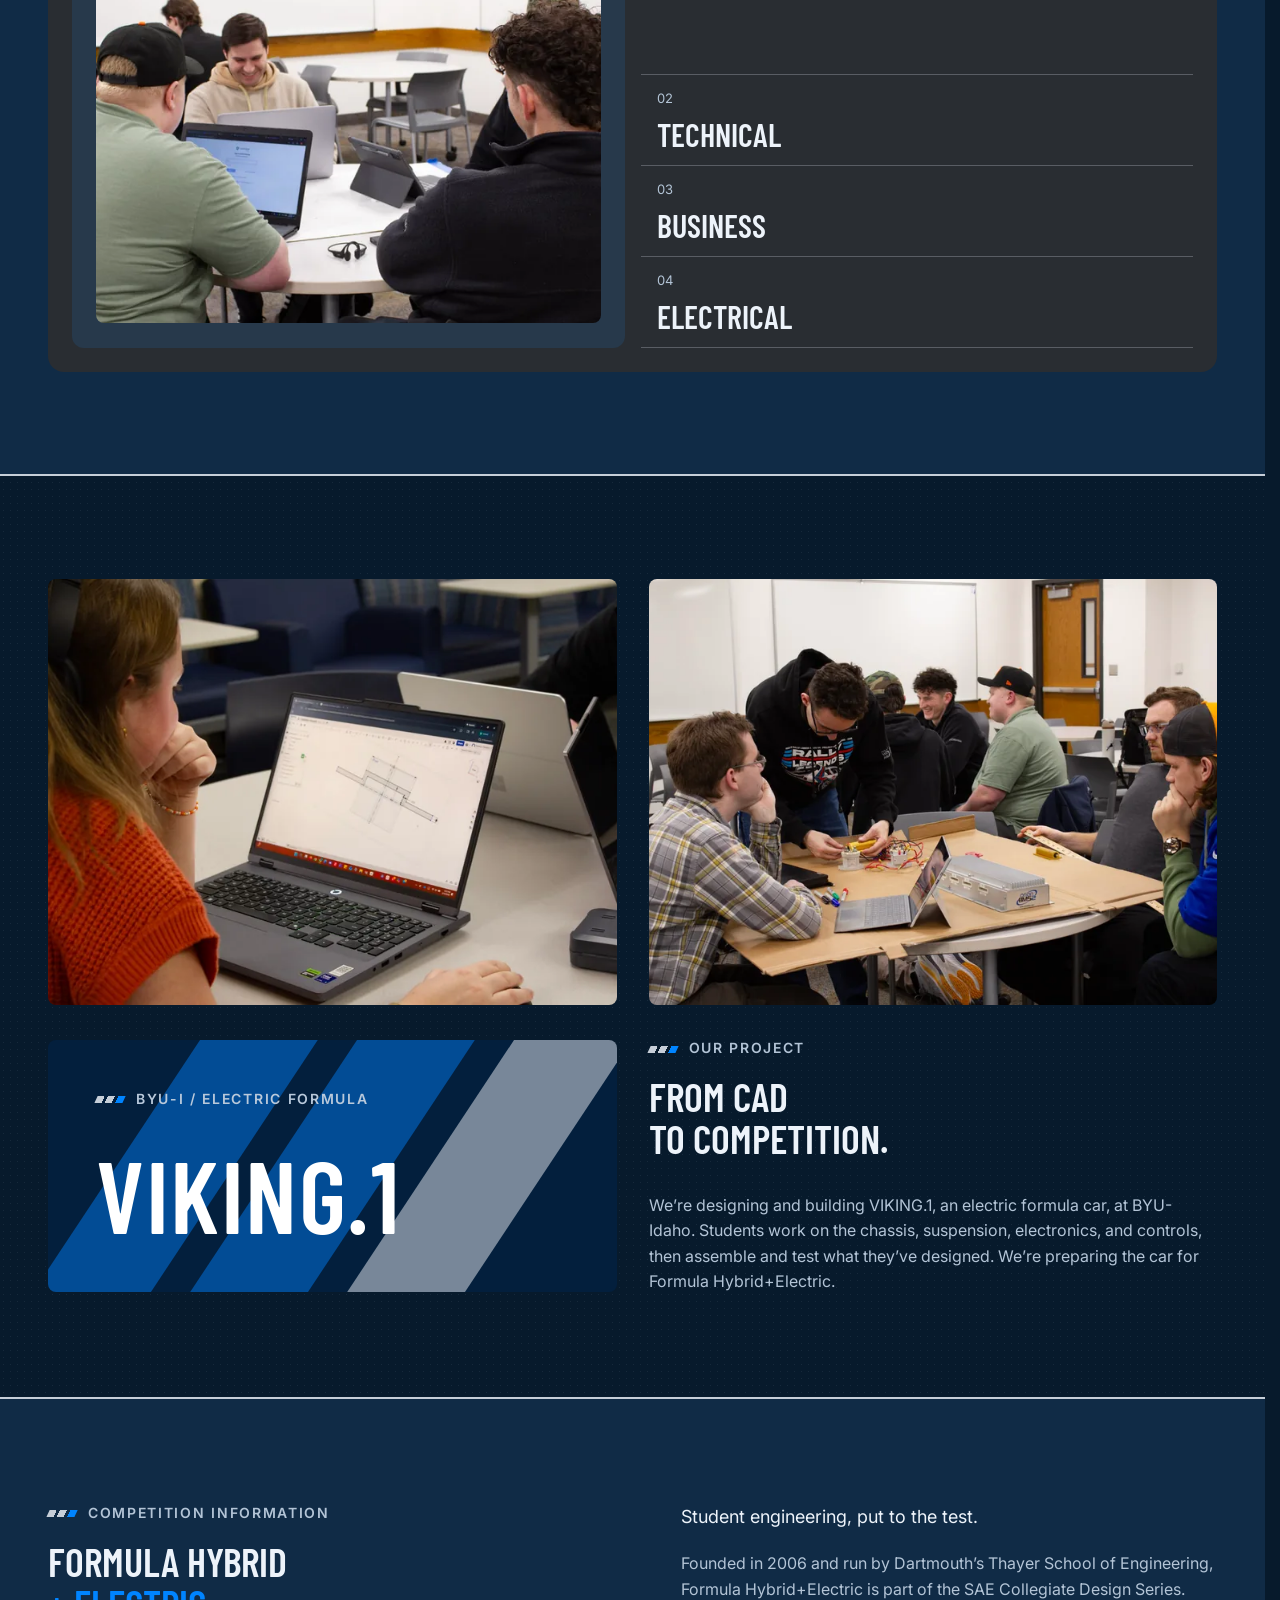
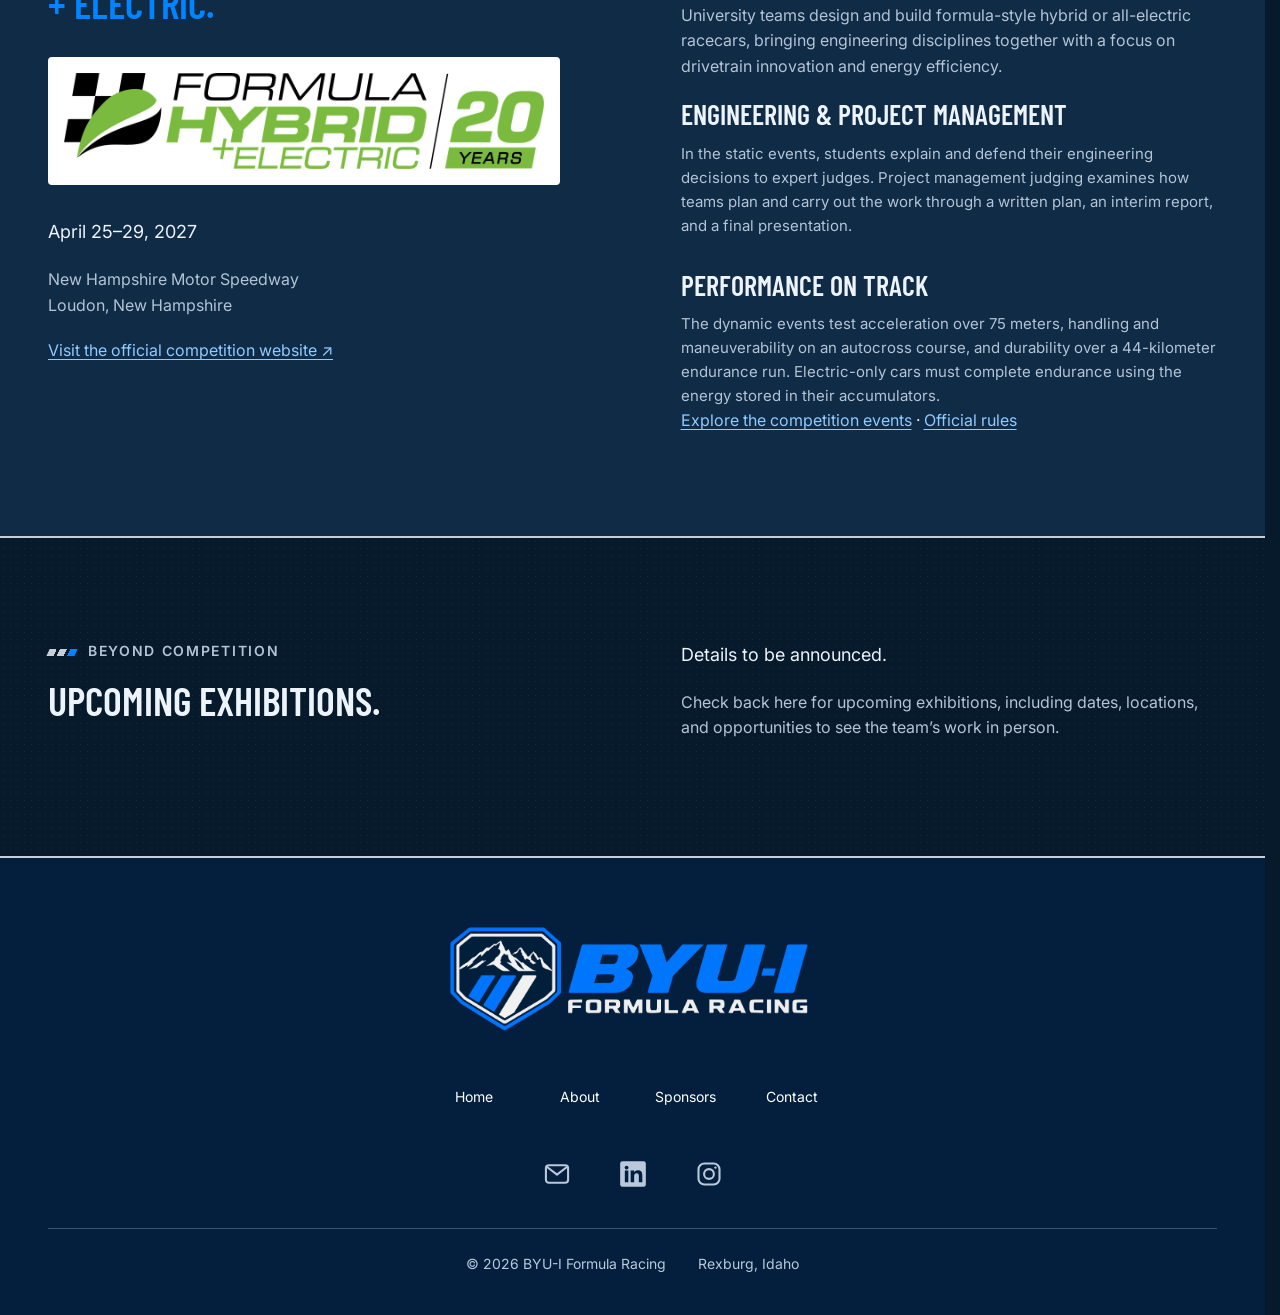
<file: about.html>
<!doctype html>
<html lang="en">
<head>
  <meta charset="utf-8">
  <meta name="viewport" content="width=device-width, initial-scale=1">
  <meta name="robots" content="noindex">
  <title>About | BYU-I Formula Racing</title>
  <link rel="canonical" href="about/">
  <link rel="icon" type="image/png" sizes="32x32" href="assets/images/shared/favicon-32.png">
  <!-- Old about.html links redirect here; the page now lives at about/index.html. -->
  <script>location.replace("about/" + (location.protocol === "file:" ? "index.html" : "") + location.search + location.hash);</script>
  <meta http-equiv="refresh" content="0; url=about/">
</head>
<body>
  <p><a href="about/index.html">About has moved to a new address.</a></p>
</body>
</html>
</file>
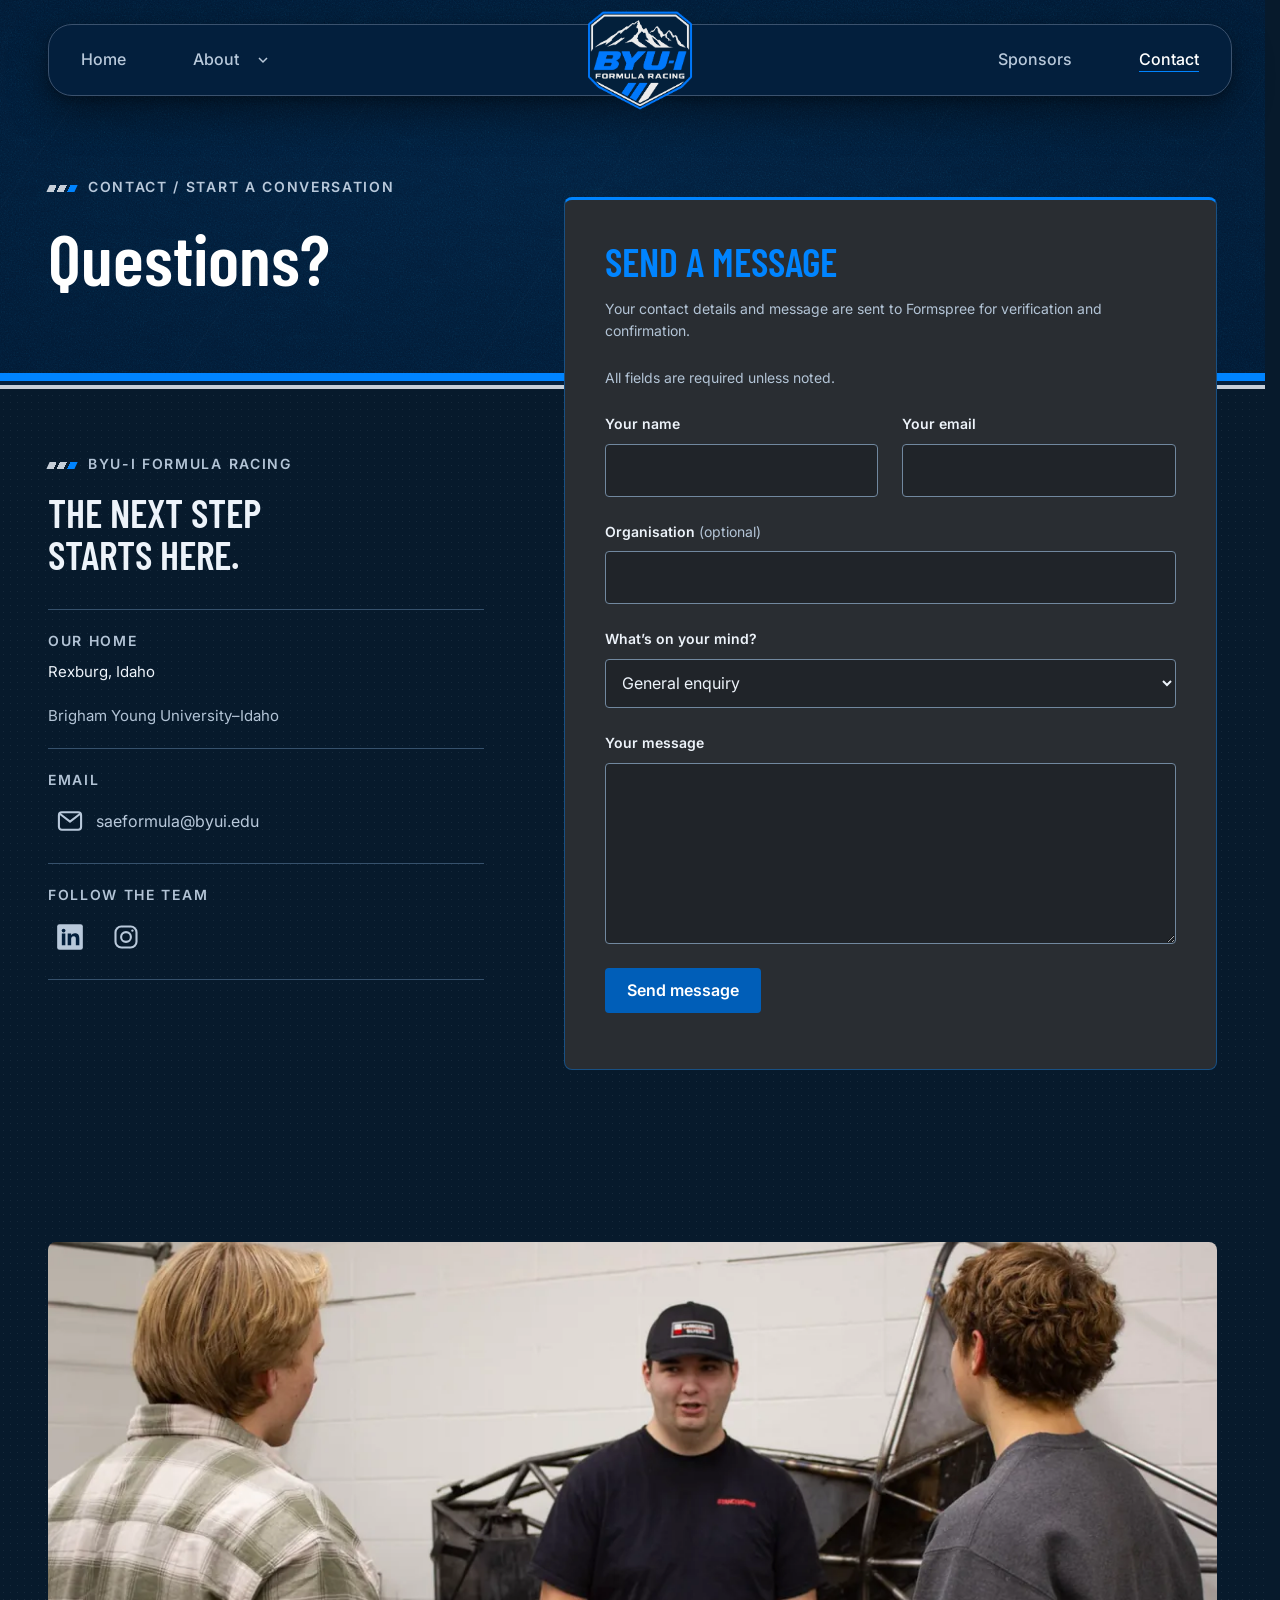
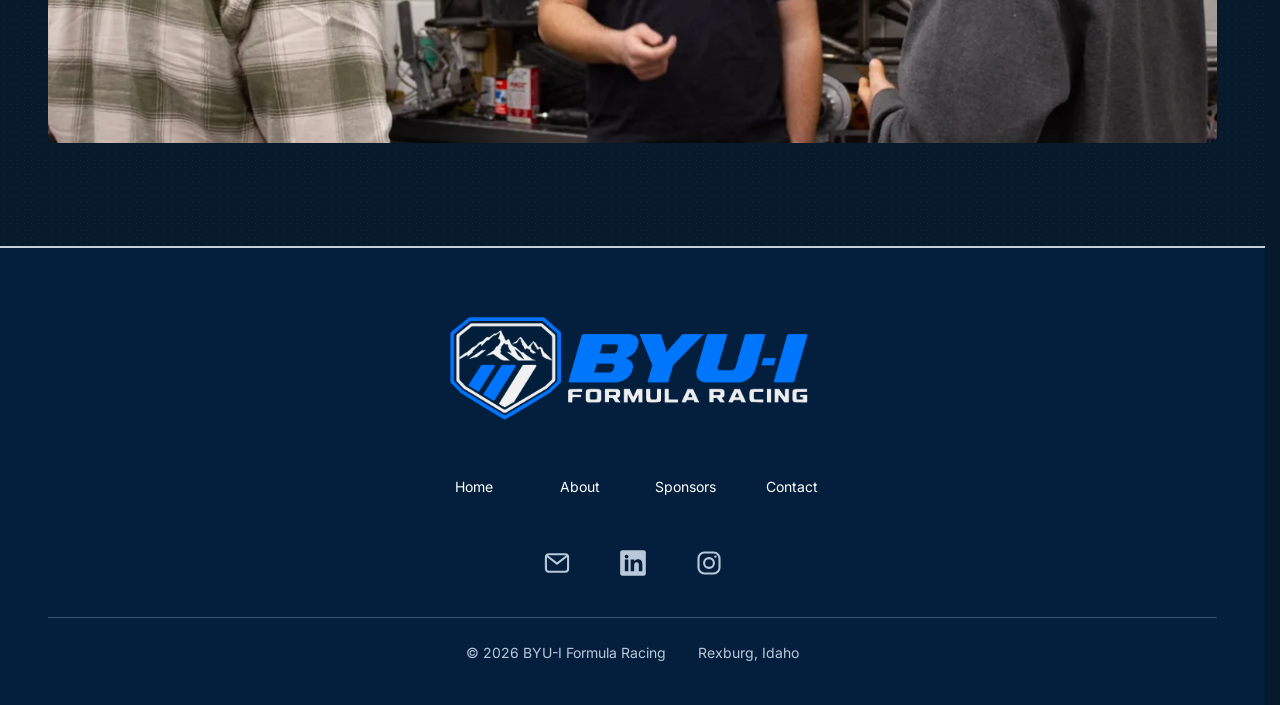
<file: contact.html>
<!doctype html>
<html lang="en">
<head>
  <meta charset="utf-8">
  <meta name="viewport" content="width=device-width, initial-scale=1">
  <meta name="robots" content="noindex">
  <title>Contact | BYU-I Formula Racing</title>
  <link rel="canonical" href="contact/">
  <link rel="icon" type="image/png" sizes="32x32" href="assets/images/shared/favicon-32.png">
  <!-- Old contact.html links redirect here; the page now lives at contact/index.html. -->
  <script>location.replace("contact/" + (location.protocol === "file:" ? "index.html" : "") + location.search + location.hash);</script>
  <meta http-equiv="refresh" content="0; url=contact/">
</head>
<body>
  <p><a href="contact/index.html">Contact has moved to a new address.</a></p>
</body>
</html>
</file>
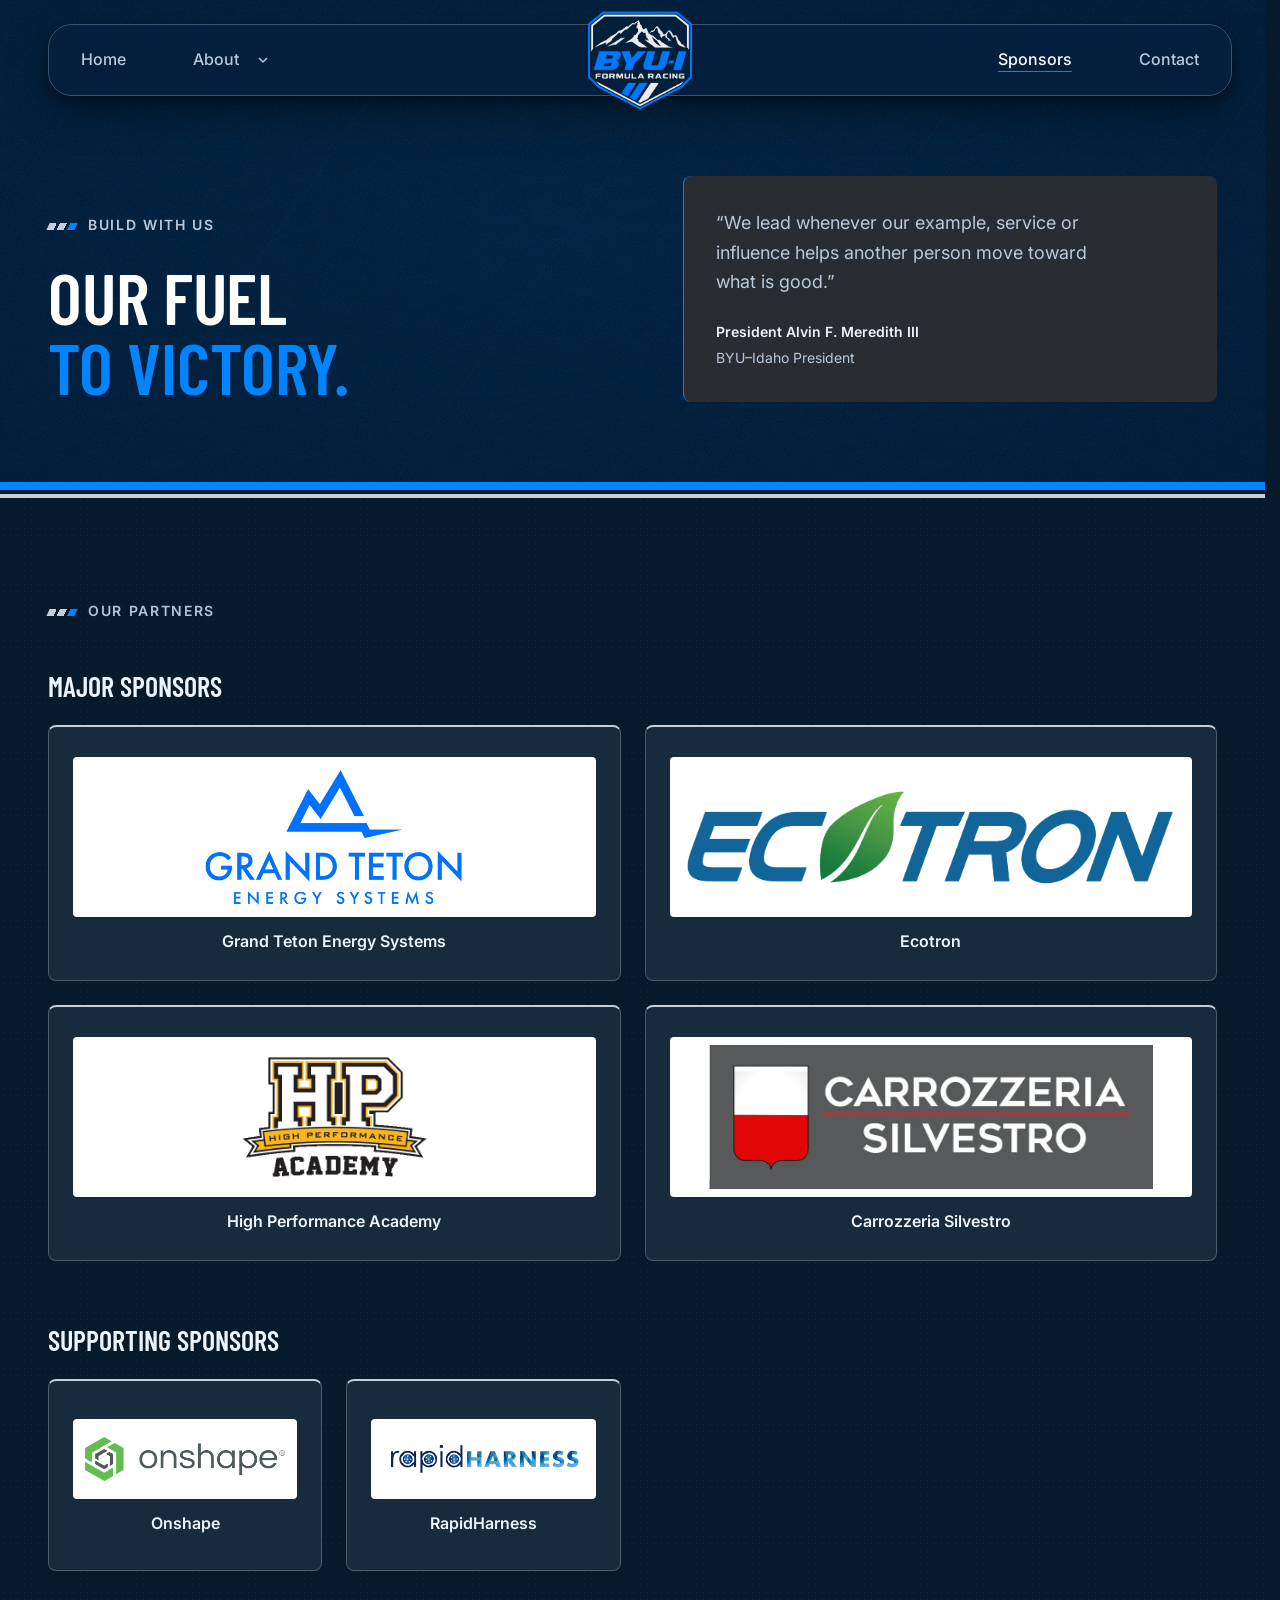
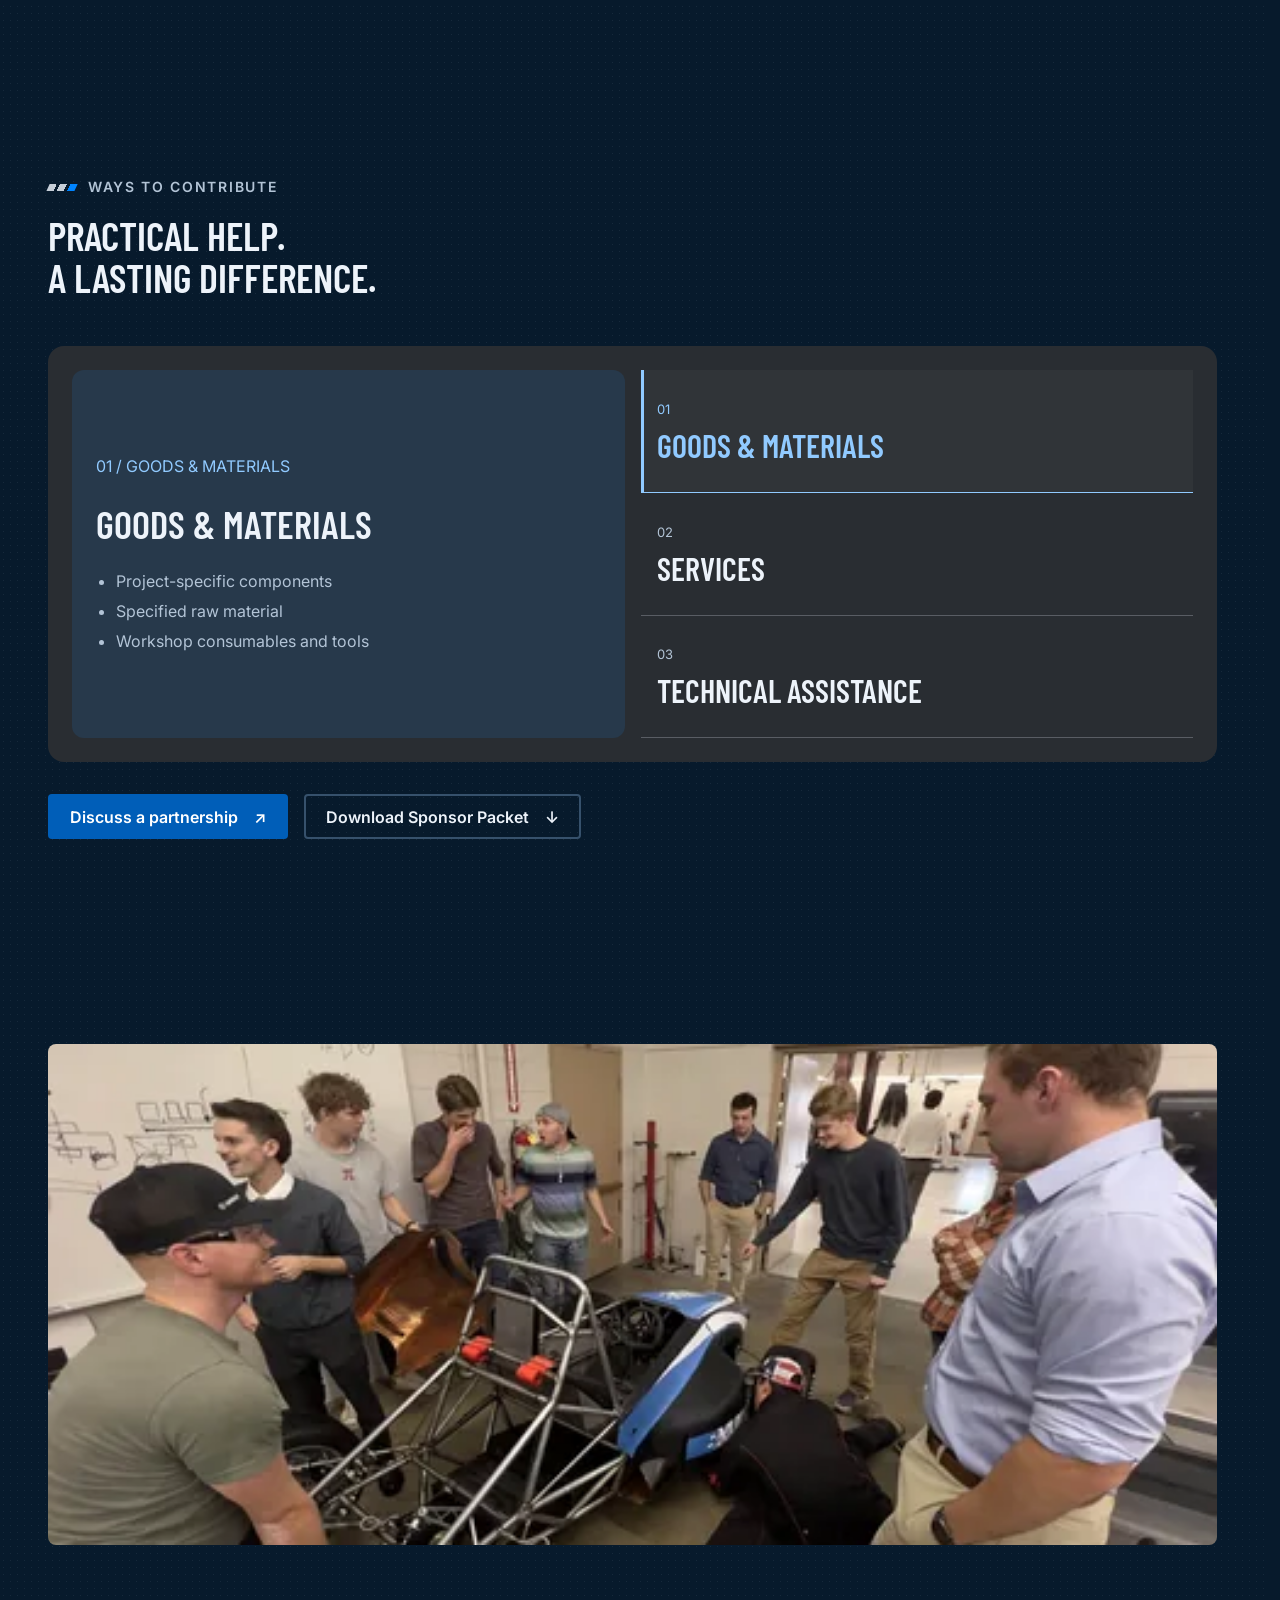
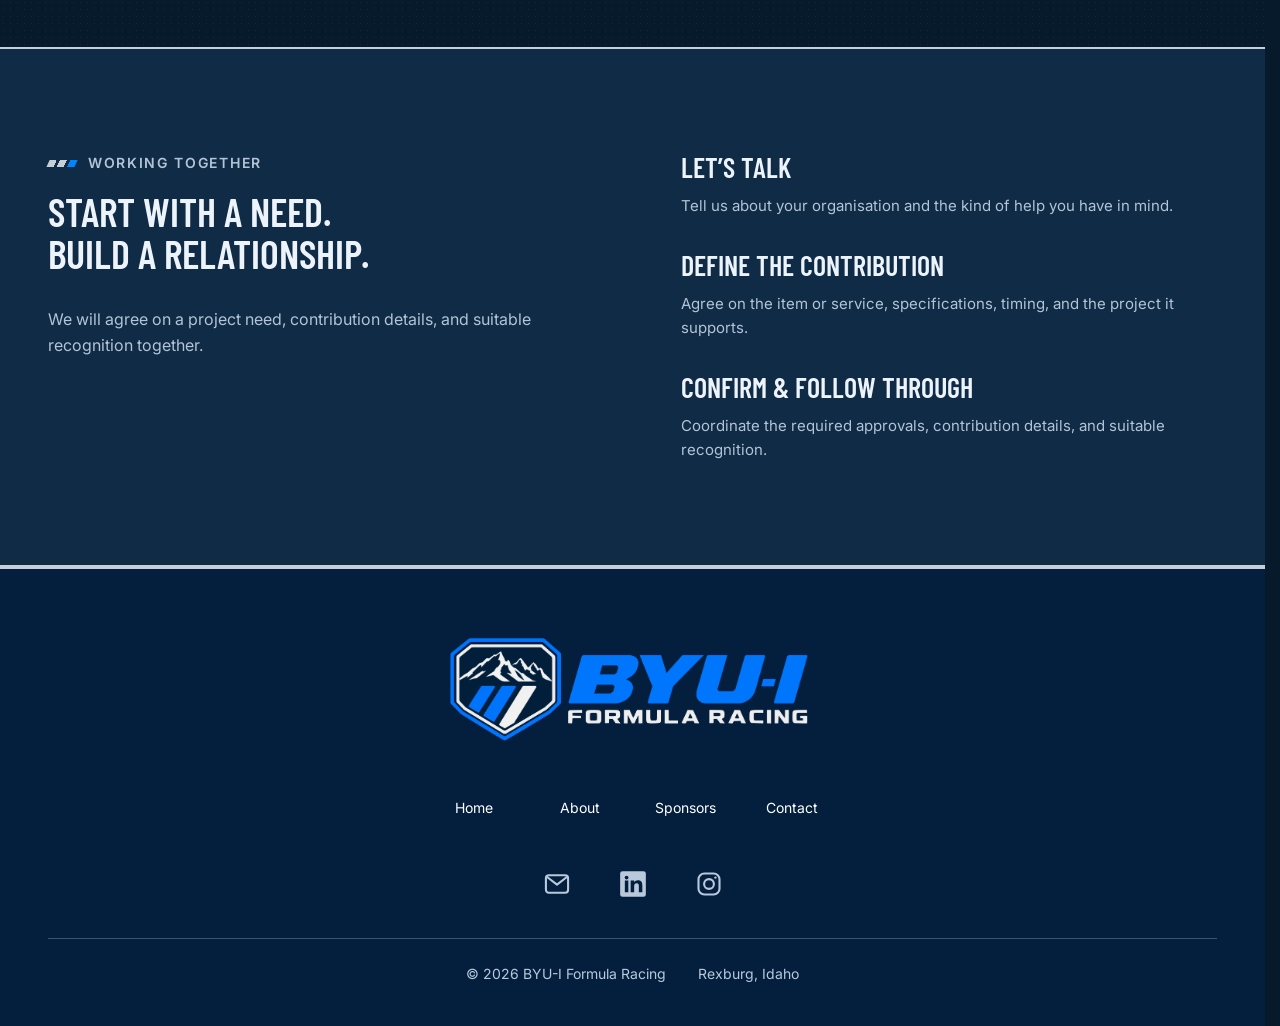
<file: sponsors.html>
<!doctype html>
<html lang="en">
<head>
  <meta charset="utf-8">
  <meta name="viewport" content="width=device-width, initial-scale=1">
  <meta name="robots" content="noindex">
  <title>Sponsors | BYU-I Formula Racing</title>
  <link rel="canonical" href="sponsors/">
  <link rel="icon" type="image/png" sizes="32x32" href="assets/images/shared/favicon-32.png">
  <!-- Old sponsors.html links redirect here; the page now lives at sponsors/index.html. -->
  <script>location.replace("sponsors/" + (location.protocol === "file:" ? "index.html" : "") + location.search + location.hash);</script>
  <meta http-equiv="refresh" content="0; url=sponsors/">
</head>
<body>
  <p><a href="sponsors/index.html">Sponsors has moved to a new address.</a></p>
</body>
</html>
</file>
<file: assets/css/tokens.css>
/* BYU-I Formula Racing - proposed design system 1.0
   Fonts: self-host licensed WOFF2 files for Inter and Barlow Condensed.
   Logo PNGs are concept assets; do not reconstruct the wordmark with live text.
   University Brand Blue reference: #006EB6. Confirm final campus branding.
*/
:root {
  --brand-navy: #031f3d;
  --brand-blue: #0084ff;
  --brand-silver: #e5e7eb;
  --brand-university-blue: #006eb6;
  --surface: #ffffff;
  --surface-subtle: #f5f7fa;
  --text: #152c44;
  --text-muted: #526579;
  --border: #d3dce6;
  --action: #005eb8;
  --action-hover: #004b93;
  --on-action: #ffffff;
  --focus: #0084ff;
  --font-display: "Barlow Condensed", "Arial Narrow", sans-serif;
  --font-body: "Inter", Arial, sans-serif;
  --space-1: 0.25rem;
  --space-2: 0.5rem;
  --space-3: 1rem;
  --space-4: 1.5rem;
  --space-5: 2rem;
  --space-6: 3rem;
  --space-7: 4rem;
  --space-8: 6rem;
  --content-max: 75rem;
  --page-inset: 3rem;
  --radius-card: 0.5rem;
  --radius-control: 0.25rem;
  --nav-height: 4.5rem;
  --control-min: 2.75rem;
  --logo-crest-min: 15rem; /* visible crest width, not PNG canvas */
  --logo-shield-min: 3rem; /* visible shield width */
}
* { box-sizing: border-box; }
body { margin: 0; background: var(--surface); color: var(--text);
       font-family: var(--font-body); font-size: 1rem; line-height: 1.6; }
.container { width: min(var(--content-max), calc(100% - 2 * var(--page-inset))); margin-inline: auto; }
.layout-grid { display: grid; grid-template-columns: repeat(12, minmax(0, 1fr)); gap: var(--space-4); }
h1, h2, h3 { font-family: var(--font-display); font-weight: 600; line-height: 1.08;
             letter-spacing: 0; text-wrap: balance; }
h1 { font-size: clamp(2.25rem, 5vw, 4.5rem); }
h2 { font-size: clamp(1.75rem, 3vw, 2.5rem); }
p { max-width: 65ch; }
a { color: var(--action); text-underline-offset: 0.18em; }
a:hover { text-decoration-thickness: 0.14em; }
button, input, select, textarea { font: inherit; }
.button { display: inline-flex; justify-content: center; align-items: center;
          min-height: var(--control-min); min-width: var(--control-min);
          padding: 0.65rem 1.25rem; background: var(--action); color: var(--on-action);
          border: 2px solid transparent; border-radius: var(--radius-control);
          font-weight: 600; text-decoration: none; line-height: 1.25; cursor: pointer; }
.button:hover { background: var(--action-hover); }
.card { background: var(--surface); border: 1px solid var(--border);
        border-radius: var(--radius-card); padding: var(--space-4); }
.theme-dark { background: var(--brand-navy); color: var(--brand-silver); }
.theme-dark a:not(.button) { color: var(--brand-silver); }
.theme-dark h1, .theme-dark h2 { color: #fff; }
:focus-visible { outline: 3px solid var(--focus); outline-offset: 3px; }
.skip-link { position: fixed; top: 0.5rem; left: 0.5rem; z-index: 1000;
             transform: translateY(-200%); padding: 0.75rem 1rem;
             background: var(--action); color: #fff; }
.skip-link:focus { transform: none; }
/* Put the full crest inside a matching navy panel. Keep descriptive identity text
   in the HTML next to a compact mark; never shrink the crest to act as a favicon. */
.logo-panel { background: var(--brand-navy); padding: var(--space-5); }
@media (min-width: 768px) and (max-width: 1023px) {
  :root { --page-inset: 1.5rem; }
  .layout-grid { grid-template-columns: repeat(6, minmax(0, 1fr)); }
}
@media (max-width: 767px) {
  :root { --page-inset: 1.25rem; }
  .layout-grid { grid-template-columns: repeat(4, minmax(0, 1fr)); }
  .button { width: 100%; }
  /* Stack page components and replace wide navigation with an accessible menu.
     Menu behavior, ARIA states and keyboard handling must be implemented in HTML/JS. */
}
@media (prefers-reduced-motion: reduce) {
  *, *::before, *::after { animation-duration: 0.01ms !important;
    animation-iteration-count: 1 !important; transition-duration: 0.01ms !important;
    scroll-behavior: auto !important; }
}
</file>
<file: assets/css/site.css>
/*
 * BYU-I Formula Racing — site components
 * Load after the preserved tokens.css source. Put site overrides here.
 * Sections: fonts → foundations → header/menu → hero → content → forms → responsive.
 */
@font-face {
  font-family: "Barlow Condensed";
  src: url("../fonts/barlow-condensed-semibold.ttf") format("truetype");
  font-style: normal;
  font-weight: 600;
  font-display: swap;
}
@font-face {
  font-family: "Inter";
  src: url("../fonts/inter-variable.ttf") format("truetype");
  font-style: normal;
  font-weight: 100 900;
  font-display: swap;
}

/* 01 / Foundations */
/* Keep source tokens intact; the site uses a dark surface palette. */
:root {
  color-scheme: dark;
  --header-offset: 8.5rem;
  --header-top: 1.5rem;
  --menu-top: calc(var(--header-top) + var(--nav-height) + 1.5rem);
  --surface: #102b46;
  --surface-subtle: #071a2c;
  --text: #edf3fa;
  --text-muted: #b3c4d6;
  --text-on-dark: #b9c9db;
  --border: #36516c;
  --link: #91caff;
  --racing-silver: #c6ced8;
  --silver-edge: #c6ced84d;
}
/* Reserve scrollbar space so menu scroll locking cannot widen the page. */
html { scrollbar-gutter: stable; scroll-behavior: smooth; scroll-padding-top: var(--header-offset); }
/* Subtle dots on dark surfaces and faint drafting lines on navy panels. */
body { background-color: var(--surface-subtle); background-image: radial-gradient(#b9c9db16 .7px, transparent .9px); background-size: 7px 7px; }
body.menu-open { overflow: hidden; }
img { display: block; max-width: 100%; height: auto; }
svg { display: block; flex-shrink: 0; }
[hidden] { display: none !important; }
button, a, input, select, textarea { -webkit-tap-highlight-color: transparent; }
button { touch-action: manipulation; }
button:disabled { cursor: not-allowed; opacity: .6; }
h1, h2, h3, p { margin-top: 0; }
h1, h2, h3 { color: var(--text); }
a { color: var(--link); }
h1 { font-size: clamp(3rem, 6vw, 4.5rem); line-height: .98; }
h2 { font-size: clamp(2rem, 4vw, 2.5rem); line-height: 1.05; }
h3 { font-size: 1.75rem; }
p { margin-bottom: 1.25rem; }
p:last-child { margin-bottom: 0; }
::selection { color: white; background: var(--action); }
.eyebrow { display: block; font-size: .875rem; font-weight: 600; letter-spacing: .12em; line-height: 1.6; text-transform: uppercase; }
.eyebrow::before { content: ""; display: inline-block; width: 1.75rem; height: .45rem; margin-right: .75rem; vertical-align: middle; transform: skewX(-25deg); background: linear-gradient(90deg, var(--racing-silver) 0 25%, transparent 25% 37%, var(--racing-silver) 37% 62%, transparent 62% 74%, var(--brand-blue) 74%); }
.section-tag { color: var(--text-muted); margin-bottom: 1rem; }
.lead { font-size: 1.125rem; line-height: 1.65; }
.muted { color: var(--text-muted); }
.small { font-size: .875rem; }
.section { padding-block: clamp(5rem, 8vw, 8rem); }
.section-heading { display: flex; justify-content: space-between; align-items: end; gap: 2rem; margin-bottom: var(--space-6); }
.section-heading h2 { margin-bottom: 0; }
.section-heading > p { max-width: 40ch; margin-bottom: 0; }
.button { gap: 1rem; }
.button-outline { background: transparent; color: var(--text); border-color: var(--border); }
.button-outline:hover { background: var(--surface); border-color: var(--link); }
.button-light { color: var(--on-action); background: var(--action); }
.button-light:hover { color: var(--on-action); background: var(--action-hover); }
.actions { display: flex; gap: 1rem; align-items: center; flex-wrap: wrap; }
.section-actions { margin-top: 2rem; }
.sr-only { position: absolute; width: 1px; height: 1px; padding: 0; margin: -1px; overflow: hidden; clip-path: inset(50%); white-space: nowrap; border: 0; }

/* 02 / Shared navigation. Source markup lives in assets/js/site.js. */
.site-header { position: fixed; top: var(--header-top); inset-inline: 0; z-index: 20; transition: transform .25s ease, visibility 0s linear; }
/* Keep focused navigation and an open mobile dialog usable at the footer. */
body:not(.menu-open) .site-header.is-footer-visible:not(:focus-within) { transform: translateY(calc(-100% - var(--header-top) - 3rem)); visibility: hidden; pointer-events: none; transition-delay: 0s, .25s; }
.nav-shell { position: relative; min-height: var(--nav-height); padding: .5rem 1.5rem; display: grid; grid-template-columns: 1fr auto 1fr; align-items: center; border: 1px solid #3b526e; border-radius: 1.5rem; background: var(--brand-navy); color: white; box-shadow: 0 16px 40px #00000066, 0 4px 12px #00000040; }
.desktop-nav { display: grid; grid-column: 1 / -1; grid-template-columns: minmax(0, 1fr) 11rem minmax(0, 1fr); align-items: center; }
.nav-group { display: flex; align-items: center; gap: clamp(1.5rem, 4vw, 4rem); }
.nav-group-right { grid-column: 3; justify-content: end; }
.desktop-nav a { display: inline-flex; align-items: center; min-height: 2.75rem; padding: .5rem; color: var(--text-on-dark); text-decoration: none; font-size: 1rem; font-weight: 500; }
.desktop-nav a:hover, .desktop-nav a[aria-current="page"] { color: white; text-decoration: underline; text-underline-offset: .35em; text-decoration-color: var(--brand-blue); }
.nav-dropdown { position: relative; }
.nav-dropdown summary { display: flex; align-items: center; gap: .5rem; min-height: 2.75rem; padding-right: .5rem; color: var(--text-on-dark); font-size: 1rem; font-weight: 500; cursor: pointer; list-style: none; }
.nav-dropdown summary::-webkit-details-marker, .mobile-about summary::-webkit-details-marker { display: none; }
.dropdown-chevron { width: 1rem; height: 1rem; }
details[open] > summary .dropdown-chevron { transform: rotate(180deg); }
.nav-dropdown.is-current > summary, .nav-dropdown summary:hover { color: white; }
.about-submenu { list-style: none; padding: .5rem; margin: 0; }
.nav-dropdown .about-dropdown-panel { position: absolute; left: 0; top: 100%; width: 16rem; padding-top: 1.25rem; }
.nav-dropdown .about-submenu { border: 1px solid var(--silver-edge); border-radius: var(--radius-card); background: var(--brand-navy); box-shadow: 0 12px 32px #00000066; }
.desktop-nav .about-submenu a { display: flex; width: 100%; padding: .75rem; border-radius: var(--radius-control); }
.desktop-nav .about-submenu a:hover { background: var(--surface); }
.mobile-about > summary { display: flex; align-items: center; justify-content: space-between; gap: 1rem; padding: 1rem .25rem; font-family: var(--font-display); font-size: clamp(2.5rem, 7vw, 3.5rem); font-weight: 600; line-height: 1.1; list-style: none; cursor: pointer; }
.mobile-about > summary > a { padding: 0; }
.mobile-about .about-submenu li { border: 0; }
.mobile-about .about-submenu a { min-height: 2.75rem; padding: .75rem .25rem; font-family: var(--font-body); font-size: 1rem; line-height: 1.5; }
.menu-button { display: none; align-items: center; justify-self: start; gap: .9rem; min-height: 2.75rem; min-width: 2.75rem; padding: .5rem; border: 0; color: white; background: none; cursor: pointer; }
.menu-button span { font-size: .875rem; letter-spacing: .1em; font-weight: 600; }
.menu-button svg { width: 24px; height: 24px; }
/* Show the entire supplied image without cropping or clipping its artwork. */
.brand-lockup { position: absolute; top: 100%; left: 50%; transform: translate(-50%, -84%); width: 10rem; aspect-ratio: 3 / 2; color: white; }
.brand-lockup img { display: block; width: 100%; height: 100%; object-fit: contain; }
.fallback-nav { display: flex; flex-wrap: wrap; justify-content: space-between; gap: .5rem 1rem; padding: 1rem; background: var(--brand-navy); font-size: .875rem; }
.fallback-nav a { color: white; min-height: 2.75rem; display: inline-flex; align-items: center; }
.site-menu { inset: var(--menu-top) auto auto max(var(--page-inset), calc((100vw - var(--content-max)) / 2)); margin: 0; width: min(39rem, calc(100vw - 2.5rem)); max-width: none; max-height: calc(100dvh - var(--menu-top) - 1.5rem); padding: 2rem; overflow-y: auto; color: white; border: 1px solid #617a94; border-radius: 1.5rem; background: var(--brand-navy); box-shadow: 0 24px 90px #00112570; }
.site-menu::backdrop { background: #001329b8; backdrop-filter: none; }
.menu-top { display: flex; justify-content: space-between; align-items: center; gap: 1rem; padding-bottom: 2rem; }
.menu-racing-mark { display: flex; gap: .3rem; margin-left: .25rem; transform: skewX(-25deg); }
.menu-racing-mark i { display: block; width: .65rem; height: 1rem; background: var(--racing-silver); }
.menu-racing-mark i:last-child { background: var(--brand-blue); }
.menu-top h2 { color: var(--text-on-dark); font-family: var(--font-body); font-size: .875rem; line-height: 1.6; letter-spacing: .1em; margin: 0; }
.close-menu { display: flex; justify-content: center; align-items: center; width: 2.75rem; height: 2.75rem; border: 1px solid #71889f; border-radius: 50%; background: none; color: white; cursor: pointer; }
.close-menu:hover { background: #ffffff18; }
.menu-links { list-style: none; padding: 0; margin: 0; }
.menu-links li { border-top: 1px solid #3b526e; }
.menu-links a { display: flex; gap: 1rem; align-items: center; color: white; text-decoration: none; padding: 1rem .25rem; font-family: var(--font-display); font-size: clamp(2.5rem, 7vw, 3.5rem); font-weight: 600; line-height: 1.1; }
.menu-links .arrow { margin-left: auto; color: var(--text-on-dark); font-family: var(--font-body); font-size: 1.75rem; }
.menu-links a:hover, .menu-links a[aria-current="page"] { color: var(--brand-blue); }

/* 03 / Dark opening panels */
.hero { position: relative; overflow: hidden; background: var(--brand-navy); color: white; padding-top: 11rem; }
.hero h1, .hero h2, .hero h3 { color: white; }
/* Straight page dividers use the same stripe widths as the homepage diagonal. */
.hero::after { content: ""; position: absolute; bottom: 0; right: 0; width: 100%; height: 1rem; background: linear-gradient(to bottom, var(--brand-blue) 0 .5rem, var(--brand-navy) .5rem .75rem, var(--racing-silver) .75rem); pointer-events: none; }
.home-hero { padding-bottom: max(11rem, calc(9vw + 7rem)); border-bottom: 0; min-height: calc(var(--header-offset) + 28vw + 9rem); }
.home-hero::before { content: ""; position: absolute; inset: 0; background-image: linear-gradient(90deg, #031f3de6 0%, #031f3db3 35%, #031f3d66 60%, #031f3d1a 100%), url("../images/home/byui-formula-team-hero.webp"); background-size: 100% 100%, cover; background-position: center, center 42%; background-repeat: no-repeat; pointer-events: none; }
/* Draw the diagonal directly with one-pixel transitions to soften its edges. */
.home-hero::after {
  width: 100%; height: calc(9vw + 1.5rem); bottom: 0;
  background: linear-gradient(var(--home-divider-angle, 175deg),
    transparent calc(50% - .5rem - 1px), var(--brand-blue) calc(50% - .5rem),
    var(--brand-blue) calc(50% - 1px), var(--brand-navy) 50%,
    var(--brand-navy) calc(50% + .25rem - 1px), var(--racing-silver) calc(50% + .25rem),
    var(--racing-silver) calc(50% + .5rem - 1px), var(--surface-subtle) calc(50% + .5rem));
}
.home-hero .hero-copy { max-width: 52rem; }
.home-hero .lead { max-width: 40ch; }
.hero p { color: var(--text-on-dark); }
.hero .eyebrow { color: var(--text-on-dark); margin-bottom: 1.5rem; }
.hero-grid { display: grid; grid-template-columns: 1.1fr 1fr; align-items: center; gap: var(--space-6); padding-bottom: 4rem; }
.hero-copy { position: relative; z-index: 1; }
.hero-copy h1 { margin-bottom: 1.5rem; }
.hero-copy .lead { max-width: 39ch; margin-bottom: 2rem; }
.accent { color: var(--brand-blue); }
.page-hero { padding-bottom: 6rem; }
/* Layer fine grain and mottling into navy, with quiet drafting lines underneath. */
.hero.page-hero {
  background-image: url("../images/about/header-texture.svg"), radial-gradient(ellipse at 45% 45%, #00437624, #00132635), repeating-linear-gradient(125deg, transparent 0 119px, #b9c9db06 120px, transparent 121px 240px);
  background-size: 384px 384px, cover, auto;
  background-blend-mode: soft-light, normal, normal;
}
.page-hero .hero-grid { padding-bottom: 0; align-items: end; }
.page-hero .hero-copy h1 { margin-bottom: 0; }
.hero-aside { padding-left: 2rem; border-left: 1px solid #617a94; }
.hero-aside .lead { max-width: 36ch; }
.hero-aside p:last-child { margin-bottom: 0; }
.hero-quote, .home-quote { background: #292d32; border-radius: var(--radius-card); }
.hero-quote { margin: 0; padding: 2rem; border-left-color: var(--brand-blue); }
.hero-quote blockquote { margin: 0 0 1.5rem; }
.hero-quote figcaption { display: grid; gap: .25rem; color: var(--text-on-dark); font-size: .875rem; }
.hero-quote .quote-author { color: var(--text); font-weight: 600; }

/* 04 / Content components */
.home-quote { position: relative; z-index: 1; margin-block: min(-3rem, -4vw) 0; padding: clamp(1.5rem, 4vw, 3rem); border-left: 4px solid var(--brand-blue); }
.home-quote-mark { display: block; height: 2.5rem; color: var(--brand-blue); font-family: var(--font-display); font-size: 6rem; line-height: 1; }
.home-quote blockquote { margin: 1rem 0 1.5rem; }
.home-quote blockquote p { max-width: 55ch; font-family: var(--font-display); font-weight: 600; font-size: clamp(1.75rem, 3.2vw, 2.5rem); line-height: 1.2; text-wrap: pretty; }
.home-quote figcaption { display: grid; gap: .25rem; color: var(--text-muted); font-size: .875rem; }
.home-quote-author { color: var(--text); font-weight: 600; }
.car-section { padding-block: clamp(5rem, 8vw, 8rem); background: var(--surface); border-block: 2px solid var(--racing-silver); }
.car-grid { display: grid; grid-template-columns: 1fr 1.1fr; gap: 4rem; align-items: center; }
.model-panel { padding: 3rem; background: url("../images/shared/brand-stripes.svg") center / cover no-repeat, var(--brand-navy); color: white; border-radius: var(--radius-card); position: relative; overflow: hidden; }
.model-panel .eyebrow { color: var(--text-on-dark); margin-bottom: 2rem; }
.model-name { display: block; font-family: var(--font-display); font-weight: 600; font-size: clamp(4rem, 8vw, 6.5rem); line-height: 1; letter-spacing: .015em; position: relative; z-index: 1; }
/* Keep the homepage project card level with its expanded text column. */
@media (min-width: 768px) {
  #the-team .car-grid { align-items: stretch; }
  #the-team .model-panel { display: flex; flex-direction: column; justify-content: center; }
}
/* Shared About and Sponsors selector: selected text at left, choices at right. */
[aria-labelledby="disciplines-heading"] .section-heading { position: relative; }
[aria-labelledby="disciplines-heading"] .discipline-explorer { position: relative; }
.work-line-graphic { position: absolute; top: -2rem; right: 0; width: 52%; max-width: 36rem; height: auto; opacity: .22; pointer-events: none; }
@media (max-width: 767px) {
  .work-line-graphic { display: none; }
}
.discipline-panel + .discipline-panel { margin-top: 2rem; }
.discipline-screen { min-width: 0; min-height: 23rem; margin: 0; padding: 1.5rem; display: flex; flex-direction: column; justify-content: center; gap: 1.5rem; border-radius: .75rem; background: #27394b; }
.discipline-label { margin: 0; color: var(--link); font-size: 1rem; }
.discipline-screen h3 { margin: 0; font-size: clamp(1.75rem, 3vw, 2.5rem); }
.discipline-copy { max-width: 50ch; margin: 0; color: var(--text-muted); }
.discipline-panel > .discipline-copy { margin-top: 1.5rem; }
.discipline-copy ul { margin: 0; padding-left: 1.25rem; }
.discipline-copy li + li { margin-top: .25rem; }
.discipline-explorer.is-interactive { position: relative; display: grid; grid-template-columns: repeat(2, minmax(0, 1fr)); gap: 0 1rem; }
.discipline-explorer.is-interactive::before { content: ""; grid-area: 1 / 1 / 2 / -1; border-radius: 1rem; background: #292d32; }
.is-interactive .discipline-panel { display: contents; }
.is-interactive .discipline-screen { grid-area: 1 / 1; margin: 1.5rem 0 1.5rem 1.5rem; }
.is-interactive .discipline-panel > .discipline-copy { grid-column: 1 / -1; grid-row: 3; }
.discipline-controls { grid-area: 1 / 2; z-index: 1; display: grid; grid-auto-rows: 1fr; margin: 1.5rem 1.5rem 1.5rem 0; }
.discipline-button { display: flex; flex-direction: column; justify-content: center; align-items: start; gap: .5rem; min-width: 0; min-height: var(--control-min); padding: .75rem 1rem; border: 0; border-bottom: 1px solid var(--silver-edge); background: transparent; color: var(--text); text-align: left; cursor: pointer; }
.discipline-number { color: var(--text-muted); font-size: .8125rem; }
.discipline-name { font-family: var(--font-display); font-weight: 600; font-size: clamp(1.5rem, 2.5vw, 2rem); line-height: 1.1; }
.discipline-button:hover { background: #ffffff08; }
.discipline-button[aria-pressed="true"] { background: #ffffff08; border-bottom-color: var(--link); box-shadow: inset 3px 0 var(--link); }
.discipline-button[aria-pressed="true"] .discipline-name,
.discipline-button[aria-pressed="true"] .discipline-number { color: var(--link); }
@media (max-width: 767px) {
  .discipline-explorer.is-interactive { grid-template-columns: minmax(0, 1fr); }
  .discipline-explorer.is-interactive::before { grid-area: 1 / 1 / 3 / -1; }
  .is-interactive .discipline-screen { grid-area: 1 / 1; min-height: 18rem; margin: 1rem 1rem 0; }
  .discipline-controls { grid-area: 2 / 1; grid-template-columns: repeat(2, minmax(0, 1fr)); grid-template-rows: repeat(2, 1fr); gap: .5rem; margin: 1rem; }
  .discipline-controls > :last-child:nth-child(odd) { grid-column: 1 / -1; }
  .discipline-button { padding: .75rem; }
  .discipline-name { font-size: 1.5rem; }
}
/* About descriptions open beneath their buttons within a stable card. */
[data-discipline-dropdown].is-interactive .discipline-screen { visibility: hidden; }
[data-discipline-dropdown].is-interactive .discipline-panel.is-selected .discipline-screen { visibility: visible; }
[data-discipline-dropdown].is-interactive .discipline-controls { display: flex; flex-direction: column; contain: inline-size; min-height: 34rem; }
.discipline-choice { display: flex; flex-direction: column; flex: 1 1 0; min-height: 0; border-bottom: 1px solid var(--silver-edge); }
.discipline-choice.is-selected { flex-grow: 3; }
.discipline-choice .discipline-button { flex: 0 0 auto; width: 100%; border-bottom: 0; }
.discipline-choice:not(.is-selected) { justify-content: center; }
.discipline-choice .discipline-copy { min-height: 0; max-width: none; margin: 0; padding: .5rem 1rem 1rem; overflow-y: auto; }
@media (prefers-reduced-motion: no-preference) {
  .discipline-choice.is-selected .discipline-copy { animation: discipline-reveal .2s ease-out; }
  @keyframes discipline-reveal {
    from { opacity: 0; transform: translateY(-.5rem); }
    to { opacity: 1; transform: translateY(0); }
  }
}
@media (max-width: 767px) {
  [data-discipline-dropdown].is-interactive .discipline-controls { height: 36rem; min-height: 0; }
  .discipline-choice .discipline-copy { padding-inline: .75rem; }
}
.cta-section { border-block: 2px solid var(--racing-silver); padding-block: 6rem; background: var(--brand-navy); color: white; }
.cta-inner { display: flex; justify-content: space-between; align-items: center; gap: 2rem; }
.cta-section h2 { color: white; margin-bottom: .75rem; }
.cta-section p { color: var(--text-on-dark); max-width: 48ch; }
.split-section { display: grid; grid-template-columns: 1fr 1fr; gap: var(--space-8); align-items: start; }
.competition-logo { display: block; max-width: 32rem; margin-block: 1.5rem 2rem; padding: 1rem; background: white; border-radius: var(--radius-control); }
.competition-logo img { display: block; width: 100%; height: auto; }
.note { border-left: 3px solid var(--action); padding: 1rem 1.5rem; background: var(--surface); margin-top: 2rem; font-size: .875rem; }
.steps { list-style: none; margin: 0; padding: 0; }
.steps li { padding: 0 0 2rem; }
.steps li:last-child { padding-bottom: 0; }
.steps h3 { margin-bottom: .75rem; }
.steps p { color: var(--text-muted); font-size: .9375rem; }
.sponsor-group + .sponsor-group { margin-top: 4rem; }
.sponsor-group > h3 { margin-bottom: 1.5rem; }
.sponsor-grid { display: grid; grid-template-columns: repeat(4, minmax(0, 1fr)); gap: 1.5rem; }
.sponsor-grid-major { grid-template-columns: repeat(2, minmax(0, 1fr)); }
.sponsor-entry { min-width: 0; min-height: 12rem; }
.sponsor-grid-major > * { min-height: 16rem; }
.sponsor-entry { display: flex; flex-direction: column; justify-content: center; overflow-wrap: anywhere; padding: 1.5rem; background: #172b3d; border: 1px solid var(--silver-edge); border-top: 2px solid var(--racing-silver); border-radius: var(--radius-card); text-align: center; }
.sponsor-entry img { background: #fff; padding: .75rem; border-radius: var(--radius-control); height: 5rem; width: 100%; object-fit: contain; margin-bottom: 1rem; }
/* Give major sponsors matching logo panels with room for stacked marks. */
.sponsor-grid-major .sponsor-entry img { height: 10rem; padding: .5rem; }
/* Compensate for the Ecotron artwork's uneven built-in white space. */
.sponsor-entry img[src$="/ecotron-logo.png"] { object-position: 50% 47%; }
.sponsor-entry h3 { margin: 0; font-family: var(--font-body); font-size: 1rem; }
a.sponsor-entry { color: inherit; text-decoration: none; }
a.sponsor-entry:hover { border-color: var(--link); }
.photo-placeholder { aspect-ratio: 4 / 3; padding: 2rem; display: flex; flex-direction: column; justify-content: end; position: relative; overflow: hidden; border-radius: var(--radius-card); background: var(--brand-navy); color: white; }
.photo-placeholder::before { content: ""; position: absolute; inset: 0; background: repeating-linear-gradient(-45deg, transparent 0 44px, #ffffff08 45px 46px); }
.photo-placeholder > * { position: relative; z-index: 1; }
.photo-placeholder h3 { color: white; font-size: 2.5rem; max-width: 12ch; }
.photo-placeholder p { color: var(--text-on-dark); font-size: .875rem; }
.photo-figure { margin: 0; }
.photo-figure figcaption { font-size: .875rem; color: var(--text-muted); margin-top: 1rem; }
.team-photo { aspect-ratio: 4 / 3; width: 100%; object-fit: cover; border-radius: var(--radius-card); }
.team-event-photo { object-fit: cover; object-position: center 60%; }

/* Photo slots keep their proportions when configured images replace placeholders. */
.photo-grid { display: grid; grid-template-columns: 1fr 1fr; gap: 2rem; }
.project-grid { align-items: center; }
.project-grid > * { min-width: 0; }
.project-grid .model-panel { display: flex; flex-direction: column; justify-content: center; }
.photo-stack { display: grid; }
.photo-section + .section { padding-top: 0; }
.photo-section .photo-placeholder { display: flex; align-items: center; justify-content: center; text-align: center; border: 1px solid #476580; background: linear-gradient(135deg, #ffffff05, transparent 65%), var(--brand-navy); }
.photo-section .photo-placeholder .eyebrow { color: var(--text-on-dark); letter-spacing: .08em; }
.photo-section .photo-placeholder .eyebrow::before { display: none; }
.photo-section .photo-placeholder p { margin-top: .75rem; }
.photo-wide .photo-placeholder, .photo-wide .team-photo { aspect-ratio: 21 / 9; }
/* Oversized crest stripes sit behind the transparent concept render. */
.car-render .team-photo { object-fit: contain; background: url("../images/shared/brand-stripes.svg") center / cover no-repeat, var(--brand-navy); border: 1px solid var(--border); }
.hero, .cta-section { background-image: repeating-linear-gradient(125deg, transparent 0 79px, #ffffff03 80px 81px); }
@media (max-width: 767px) {
  .photo-grid { grid-template-columns: 1fr; gap: 1.5rem; }
  .photo-wide .photo-placeholder, .photo-wide .team-photo { aspect-ratio: 4 / 3; }
  .photo-placeholder { padding: 1.5rem; }
}

/* Homepage subteams: manual slides with a readable no-JavaScript fallback. */
.photo-section + .subteams-section { padding-top: clamp(3rem, 5vw, 5rem); }
.subteams-section { border-block: 2px solid var(--racing-silver); background-color: #0d2235; }
.subteam-slide { display: grid; grid-template-columns: 1fr 1fr; align-items: center; gap: clamp(2rem, 5vw, 5rem); }
.subteam-slide + .subteam-slide { margin-top: 3rem; }
.subteams-section[aria-roledescription="carousel"] .subteam-slide { margin-top: 0; }
.subteam-slide .photo-placeholder { border: 1px solid var(--silver-edge); border-top: 3px solid var(--racing-silver); }
.subteam-copy { padding-block: 2rem; }
.subteam-copy h3 { font-size: clamp(2rem, 4vw, 3rem); max-width: 20ch; }
.subteam-copy p { color: var(--text-muted); max-width: 38ch; }
.subteam-controls { display: flex; align-items: center; justify-content: center; gap: 1.5rem; margin-top: 2rem; }
.slide-arrow, .slide-dot { display: grid; place-items: center; width: 2.75rem; height: 2.75rem; padding: 0; cursor: pointer; color: var(--text); background: transparent; }
.slide-arrow { border: 1px solid var(--silver-edge); border-radius: 50%; font-size: 1.5rem; }
.slide-arrow:hover { background: var(--surface); border-color: var(--racing-silver); }
.slide-selectors { display: flex; }
.slide-dot { border: 0; border-radius: 50%; }
.slide-dot::before { content: ""; width: .5rem; height: .5rem; border: 1px solid var(--racing-silver); border-radius: 50%; }
.slide-dot[aria-pressed="true"]::before, .slide-dot:hover::before { background: var(--racing-silver); }
@media (max-width: 767px) {
  .subteam-slide { grid-template-columns: 1fr; gap: 1.5rem; }
  .subteam-copy { padding-block: 0; min-height: 12rem; }
}

/* 05 / Contact. The static form submits to Formspree; email remains an alternative. */
.contact-section { --contact-body-gap: 4rem; padding-top: var(--contact-body-gap); }
.contact-section + .photo-section { margin-top: -2rem; }
.contact-layout { display: grid; grid-template-columns: minmax(0, .8fr) minmax(0, 1.2fr); gap: 5rem; align-items: start; }
.contact-hero .hero-grid { grid-template-columns: minmax(0, .8fr) minmax(0, 1.2fr); gap: 5rem; }
.contact-info { grid-area: 1 / 1; }
/* Lift the sheet into the opening panel while keeping its full height in flow. */
.contact-sheet { grid-area: 1 / 2; position: relative; z-index: 1; margin-top: calc(-12rem - var(--contact-body-gap)); }
.contact-details { border-top: 1px solid var(--border); margin-top: 2rem; }
.contact-detail { border-bottom: 1px solid var(--border); padding-block: 1.25rem; }
.contact-detail .eyebrow { color: var(--text-muted); font-size: .875rem; margin-bottom: .5rem; }
.contact-detail .eyebrow::before { display: none; }
.contact-detail p { font-size: .9375rem; }
.contact-detail a { overflow-wrap: anywhere; }
.contact-form { --surface: #202429; padding: 2.5rem; border: 1px solid #0084ff66; border-top: 3px solid var(--brand-blue); border-radius: var(--radius-card); background: #292d32; }
.contact-form h2 { margin-bottom: 1rem; color: var(--brand-blue); }
.form-grid { display: grid; grid-template-columns: 1fr 1fr; gap: 1.5rem; }
.field { display: flex; flex-direction: column; gap: .5rem; min-width: 0; }
.field-wide { grid-column: 1 / -1; }
.field label { font-size: .875rem; font-weight: 600; }
.field label span { color: var(--text-muted); font-weight: 400; }
input, select, textarea { display: block; width: 100%; min-height: 2.75rem; border: 1px solid #71889f; border-radius: var(--radius-control); background: var(--surface); color: var(--text); padding: .8rem; }
textarea { resize: vertical; min-height: 10rem; }
input:hover, select:hover, textarea:hover { border-color: var(--link); }
.form-help { color: var(--text-muted); font-size: .875rem; margin-bottom: 1.5rem; }
.form-actions { margin-top: 1.5rem; }
.form-status { font-size: .875rem; margin-top: 1rem; color: var(--text); }

/* 06 / Footer */
.site-footer { background: var(--brand-navy); color: var(--text-on-dark); padding-block: 2.5rem; border-top: 2px solid var(--racing-silver); }
.footer-main { display: flex; flex-direction: column; align-items: center; gap: 1.5rem; padding-bottom: 2rem; text-align: center; }
.footer-logo { display: block; width: min(24rem, 90%); flex-shrink: 0; }
.footer-logo img { display: block; width: 100%; height: auto; }
.footer-nav { display: grid; grid-template-columns: repeat(4, minmax(0, 1fr)); width: min(26rem, 100%); gap: .5rem; }
.footer-nav a { display: inline-flex; align-items: center; justify-content: center; min-height: 2.75rem; color: white; font-size: .875rem; text-decoration: none; }
.footer-nav a:hover { text-decoration: underline; }
.footer-contact { display: flex; flex-wrap: wrap; justify-content: center; align-items: center; gap: .5rem 2rem; padding-bottom: 2rem; text-align: center; }
.footer-contact a { display: inline-flex; align-items: center; min-height: 2.75rem; font-size: .875rem; overflow-wrap: anywhere; }
.social-links { display: flex; align-items: center; gap: .75rem; }
a.social-link { display: inline-flex; align-items: center; justify-content: center; width: 2.75rem; height: 2.75rem; flex-shrink: 0; border-radius: var(--radius-control); color: var(--text-on-dark); text-decoration: none; }
a.social-link svg { width: 1.75rem; height: 1.75rem; }
a.email-link { width: auto; height: auto; min-height: 2.75rem; gap: .75rem; padding: .25rem .5rem; max-width: 100%; }
a.email-link span { min-width: 0; overflow-wrap: anywhere; }
a.social-link:hover { color: white; background: var(--surface); }
.footer-bottom { padding-top: 1.5rem; border-top: 1px solid #3b526e; display: flex; flex-wrap: wrap; justify-content: center; gap: .75rem 2rem; text-align: center; font-size: .875rem; }
.footer-bottom p { margin-bottom: 0; }

/* 07 / Tablet and phone layouts */
/* Let the homepage fill wide screens while keeping the group in the crop. */
@media (min-width: 100rem) {
  .home-hero {
    --home-divider-angle: 177deg;
    min-height: max(clamp(44rem, 33.333vw, 80rem), calc(var(--header-offset) + 28vw + 9rem));
    padding-top: clamp(11rem, 8.5vw, 21rem);
    padding-bottom: clamp(6rem, 4.5vw, 12rem);
  }
  .home-hero > .container { width: 90%; }
  .home-hero .hero-copy { max-width: 78rem; }
  .home-hero .hero-copy h1 { font-size: clamp(5rem, 3.6vw, 8rem); line-height: 1.02; }
  .home-hero::before {
    background-image: linear-gradient(90deg, #031f3df2 0%, #031f3dcc 24%, #031f3d66 48%, #031f3d1a 75%, #031f3d33 100%), url("../images/home/byui-formula-team-hero.webp");
    background-position: center, center 42%;
  }
  .home-hero::after { height: clamp(6rem, 6vw, 15rem); }
}
@media (max-width: 1023px) {
  .hero { padding-top: 10rem; }
  .hero-grid { gap: 2rem; }
  .split-section { gap: 3rem; }
  .contact-layout, .contact-hero .hero-grid { gap: 2rem; }
  .contact-form { padding: 2rem; }
  .car-grid { gap: 3rem; }
}
@media (max-width: 767px) {
  :root { --header-offset: 7rem; --header-top: 1rem; }
  .nav-shell { grid-template-columns: 2.75rem 1fr 2.75rem; gap: .5rem; padding: .5rem .75rem; border-radius: 1.25rem; }
  .brand-lockup { width: 9.5rem; }
  .desktop-nav { display: none; }
  .menu-button { display: inline-flex; padding: .5rem; }
  .menu-button span { display: none; }
  .site-menu { inset: var(--menu-top) auto auto var(--page-inset); width: min(var(--content-max), calc(100% - 2 * var(--page-inset))); padding: 1.5rem; max-height: calc(100dvh - var(--menu-top) - 1rem); }
  .menu-top { padding-bottom: .5rem; }
  .section { padding-block: 4rem; }
  .hero { padding-top: 9rem; }
  .home-hero::before { background-image: linear-gradient(90deg, #031f3db3, #031f3d73), url("../images/home/byui-formula-team-hero.webp"); background-position: center, 60% 42%; }
  .hero-grid { grid-template-columns: 1fr; gap: 3rem; padding-bottom: 2rem; }
  .hero-copy .lead { max-width: 42ch; }
  .hero-copy h1 { font-size: clamp(3rem, 10vw, 4.5rem); }
  .actions { align-items: stretch; }
  .page-hero { padding-bottom: 3rem; }
  .page-hero .hero-grid { gap: 2rem; }
  .hero-aside { padding-left: 1rem; }
  .hero-quote { padding: 1.5rem; }
  .hero-aside .lead { font-size: 1rem; }
  .car-grid, .split-section, .contact-layout { grid-template-columns: 1fr; gap: 2.5rem; }
  .contact-hero .hero-grid { grid-template-columns: 1fr; }
  .contact-section { --contact-body-gap: 2rem; padding-top: var(--contact-body-gap); }
  .contact-info, .contact-sheet { grid-area: auto; }
  .contact-sheet { margin-top: 0; }
  .section-heading { display: block; margin-bottom: 2rem; }
  .section-heading > p { margin-top: 1.25rem; }
  .sponsor-grid-major { grid-template-columns: 1fr; }
  .sponsor-grid-supporting { grid-template-columns: repeat(2, minmax(0, 1fr)); gap: 1rem; }
  .sponsor-grid-supporting > * { min-height: 10rem; }
  .sponsor-entry { padding: 1rem; }
  .model-panel { padding: 2rem; }
  .cta-inner { flex-direction: column; align-items: stretch; }
  .cta-section { padding-block: 3rem; }
  .contact-form { padding: 1.5rem; }
  .form-grid { grid-template-columns: 1fr; }
  .form-grid .field { grid-column: 1; }
  .footer-bottom { flex-direction: column; align-items: center; }
}
@media (prefers-reduced-motion: reduce) {
  html { scroll-behavior: auto; }
  .site-header { transition: none; }
}
</file>
